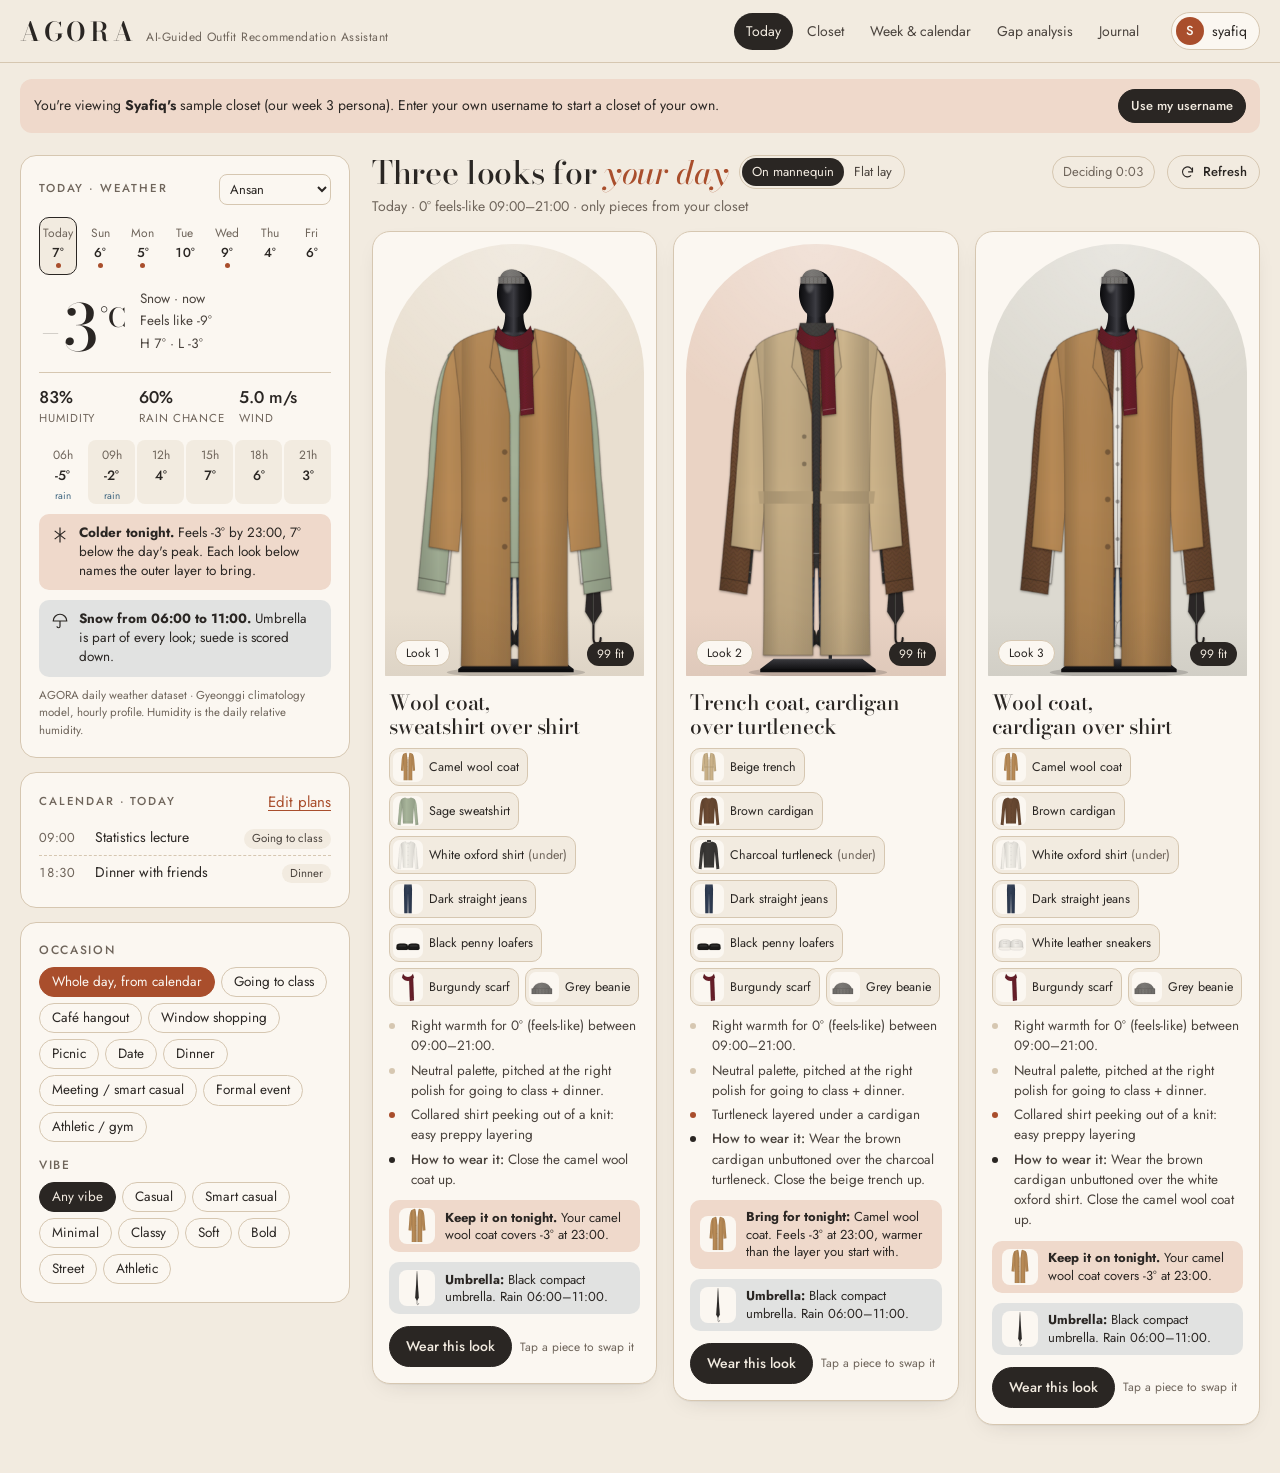
<file: archive/2026-11-15_github_AGORA.html>
<!doctype html><html><head><meta charset=utf8><meta name=viewport content="width=device-width,initial-scale=1,viewport-fit=cover"><style>:root{color-scheme:light;box-sizing:border-box;padding-top:env(safe-area-inset-top,0px);padding-bottom:env(safe-area-inset-bottom,0px)}html{scroll-padding-top:env(safe-area-inset-top,0px)}body{margin:0;padding:0;font:14px -apple-system,BlinkMacSystemFont,sans-serif;background:#fff;color:#000}img{max-width:100%}[hidden]:not([hidden=until-found i]){display:none!important}</style></head><body>
<title>AGORA</title>
<meta name="claude:viewport-fit-sides" content="cover">
<link rel="preconnect" href="https://fonts.googleapis.com">
<link rel="preconnect" href="https://fonts.gstatic.com" crossorigin>
<link rel="stylesheet" href="https://fonts.googleapis.com/css2?family=Bodoni+Moda:ital,opsz,wght@0,6..96,400..700;1,6..96,400..600&family=Jost:wght@300..600&display=swap">
<style>
    /* Layout: lookbook spread — weather + choices on a narrow left rail, three arched "alcoves" holding mannequins on the right. */
    :root{
        --linen:#F2EBE0; --paper:#FBF7F1; --sand:#E2D5C2; --line:#D6C7B1;
        --terracotta:#A94E2C; --clay:#D3896A; --clay-soft:#EFD9CB;
        --charcoal:#2A2623; --muted:#6F655B; --ink-soft:#4A433D;
        --olive:#5F6B45; --rain:#3F6680; --warn:#A35A16;
        --arch1:#E9DFD0; --arch2:#EAD3C4; --arch3:#DCD9D0;
        --shadow:0 1px 0 rgba(42,38,35,.04),0 8px 24px -14px rgba(42,38,35,.25);
        --f-display:"Bodoni Moda","Didot","Bodoni 72",Georgia,serif;
        --f-body:"Jost","Futura","Century Gothic","Avenir Next",system-ui,sans-serif;
        color-scheme:light;
    }
    @media (prefers-color-scheme:dark){:root:not([data-theme="light"]){
        --linen:#1D1A18; --paper:#262220; --sand:#3A3430; --line:#4A423C;
        --terracotta:#E48159; --clay:#C98462; --clay-soft:#43312A;
        --charcoal:#F0E8DD; --muted:#ACA195; --ink-soft:#D2C8BC;
        --olive:#A6B489; --rain:#8DB4D0; --warn:#E3A35F;
        --arch1:#302B27; --arch2:#3A2C26; --arch3:#2C2B29;
        --shadow:0 1px 0 rgba(0,0,0,.2),0 10px 26px -14px rgba(0,0,0,.6);
        color-scheme:dark;
    }}
    :root[data-theme="dark"]{
        --linen:#1D1A18; --paper:#262220; --sand:#3A3430; --line:#4A423C;
        --terracotta:#E48159; --clay:#C98462; --clay-soft:#43312A;
        --charcoal:#F0E8DD; --muted:#ACA195; --ink-soft:#D2C8BC;
        --olive:#A6B489; --rain:#8DB4D0; --warn:#E3A35F;
        --arch1:#302B27; --arch2:#3A2C26; --arch3:#2C2B29;
        --shadow:0 1px 0 rgba(0,0,0,.2),0 10px 26px -14px rgba(0,0,0,.6);
        color-scheme:dark;
    }
    *{box-sizing:border-box}
    body{background:var(--linen);color:var(--charcoal);font-family:var(--f-body);font-size:15px;line-height:1.5;font-weight:400;
        padding-left:max(16px,env(safe-area-inset-left,0px));padding-right:max(16px,env(safe-area-inset-right,0px));padding-block:0 48px}
    body::before{content:"";position:fixed;inset:0 0 auto;height:env(safe-area-inset-top,0px);z-index:10;background:var(--linen)}
    button,input,select{font:inherit;color:inherit}
    button{cursor:pointer}
    :focus-visible{outline:2px solid var(--terracotta);outline-offset:2px}
    h1,h2,h3{font-family:var(--f-display);font-weight:500;text-wrap:balance;margin:0;letter-spacing:-.01em}
    .eyebrow{font-size:11.5px;letter-spacing:.16em;text-transform:uppercase;color:var(--muted);font-weight:500}
    .num{font-variant-numeric:tabular-nums}
    .wrap{max-width:1240px;margin:0 auto}

    /* header */
    header.top{position:sticky;top:env(safe-area-inset-top,0px);z-index:5;background:var(--linen);border-bottom:1px solid var(--line);margin:0 calc(-1*max(16px,env(safe-area-inset-left,0px)));padding:0 max(16px,env(safe-area-inset-right,0px)) 0 max(16px,env(safe-area-inset-left,0px))}
    .topbar{display:flex;align-items:center;gap:20px;min-height:62px;max-width:1240px;margin:0 auto;flex-wrap:wrap}
    .brand{display:flex;align-items:baseline;gap:10px;margin-right:auto}
    .brand b{font-family:var(--f-display);font-size:26px;font-weight:600;letter-spacing:.14em}
    .brand span{font-size:12px;color:var(--muted);letter-spacing:.04em}
    nav.tabs{display:flex;gap:2px;overflow-x:auto;scrollbar-width:none}
    nav.tabs a{padding:8px 12px;border-radius:999px;color:var(--ink-soft);text-decoration:none;font-size:14px;white-space:nowrap}
    nav.tabs a[aria-current="page"]{background:var(--charcoal);color:var(--linen)}
    nav.tabs a:hover:not([aria-current]){background:var(--sand)}
    .userchip{display:flex;align-items:center;gap:8px;border:1px solid var(--line);background:var(--paper);border-radius:999px;padding:4px 12px 4px 4px;font-size:14px}
    .avatar{width:28px;height:28px;border-radius:50%;display:grid;place-items:center;background:var(--terracotta);color:var(--paper);font-weight:500;font-size:13px;text-transform:uppercase}
    @media (max-width:760px){.topbar{gap:8px;padding-block:8px}.brand span{display:none}nav.tabs{order:3;width:100%}}

    .banner{margin:16px auto 0;max-width:1240px;display:flex;gap:12px;align-items:center;flex-wrap:wrap;background:var(--clay-soft);border-radius:12px;padding:10px 14px;font-size:14px}
    .banner button{margin-left:auto}

    /* buttons & chips */
    .btn{border:1px solid var(--charcoal);background:var(--charcoal);color:var(--linen);padding:9px 16px;border-radius:999px;font-size:14px;font-weight:500;display:inline-flex;align-items:center;gap:8px}
    .btn:hover{background:var(--terracotta);border-color:var(--terracotta)}
    .btn.ghost{background:transparent;color:var(--charcoal);border-color:var(--line)}
    .btn.ghost:hover{border-color:var(--charcoal);background:transparent}
    .btn.small{padding:6px 12px;font-size:13px}
    .btn.terra{background:var(--terracotta);border-color:var(--terracotta);color:#FBF7F1}
    .btn:disabled{opacity:.45;cursor:not-allowed}
    .linkbtn{background:none;border:0;padding:0;color:var(--terracotta);text-decoration:underline;text-underline-offset:3px;font-size:inherit}
    .chips{display:flex;flex-wrap:wrap;gap:6px}
    .chip{border:1px solid var(--line);background:var(--paper);border-radius:999px;padding:6px 12px;font-size:13.5px;line-height:1.2}
    .chip:hover{border-color:var(--charcoal)}
    .chip[aria-pressed="true"]{background:var(--charcoal);border-color:var(--charcoal);color:var(--linen)}
    .chip.cal[aria-pressed="true"]{background:var(--terracotta);border-color:var(--terracotta);color:#FBF7F1}

    .card{background:var(--paper);border:1px solid var(--line);border-radius:16px;padding:18px}
    main section[hidden]{display:none}
    main{max-width:1240px;margin:0 auto;padding-top:22px}
    .pagehead{display:flex;align-items:end;gap:16px;flex-wrap:wrap;margin-bottom:18px}
    .pagehead h1{font-size:clamp(28px,4vw,40px);line-height:1.05}
    .pagehead h1 em{color:var(--terracotta)}
    .pagehead p{margin:4px 0 0;color:var(--muted);max-width:62ch}
    .pagehead .actions{margin-left:auto;display:flex;gap:8px;flex-wrap:wrap}

    /* today */
    .today{display:grid;grid-template-columns:330px minmax(0,1fr);gap:22px;align-items:start}
    @media (max-width:980px){.today{grid-template-columns:minmax(0,1fr)}}
    .rail{display:grid;gap:14px;min-width:0}
    .wx-top{display:flex;justify-content:space-between;align-items:center;gap:8px}
    .wx-top select{border:1px solid var(--line);background:transparent;border-radius:8px;padding:4px 6px;font-size:13px}
    .days{display:grid;grid-template-columns:repeat(7,1fr);gap:4px;margin:12px 0 14px}
    .day{border:1px solid transparent;background:transparent;border-radius:10px;padding:6px 0;display:grid;gap:1px;justify-items:center;font-size:12px;color:var(--muted)}
    .day b{font-size:13px;color:var(--charcoal);font-weight:500}
    .day[aria-pressed="true"]{border-color:var(--charcoal);background:var(--linen)}
    .day .dot{width:5px;height:5px;border-radius:50%;background:var(--terracotta)}
    .day .dot.off{background:transparent}
    .wx-main{display:flex;align-items:flex-end;gap:14px}
    .wx-temp{font-family:var(--f-display);font-size:64px;line-height:.9;font-weight:500}
    .wx-temp sup{font-size:26px;vertical-align:top;position:relative;top:6px}
    .wx-meta{display:grid;gap:2px;font-size:13.5px;color:var(--ink-soft);padding-bottom:4px}
    .wx-stats{display:grid;grid-template-columns:repeat(3,1fr);gap:8px;margin-top:14px;border-top:1px solid var(--line);padding-top:12px}
    .wx-stats div{display:grid;gap:0}
    .wx-stats b{font-size:17px;font-weight:500}
    .wx-stats span{font-size:11.5px;color:var(--muted);letter-spacing:.08em;text-transform:uppercase}
    .hours{display:grid;grid-template-columns:repeat(6,1fr);gap:2px;margin-top:12px}
    .hour{display:grid;justify-items:center;gap:2px;font-size:12px;color:var(--muted);padding:6px 0;border-radius:8px}
    .hour b{color:var(--charcoal);font-weight:500;font-size:13.5px}
    .hour.inwin{background:var(--linen)}
    .hour .rd{height:10px;font-size:10px;color:var(--rain)}
    .alert{display:flex;gap:10px;align-items:flex-start;border-radius:10px;padding:10px 12px;font-size:13.5px;margin-top:10px;line-height:1.4}
    .alert svg{flex:none;margin-top:2px}
    .alert.cold{background:var(--clay-soft)}
    .alert.rain{background:color-mix(in srgb,var(--rain) 14%,transparent)}
    .src{font-size:11.5px;color:var(--muted);margin-top:10px}

    .sched li{display:flex;gap:10px;align-items:baseline;padding:6px 0;border-bottom:1px dashed var(--line);font-size:14px}
    .sched li:last-child{border-bottom:0}
    .sched ul{list-style:none;padding:0;margin:8px 0 0}
    .sched time{font-variant-numeric:tabular-nums;color:var(--muted);min-width:46px;font-size:13px}
    .tag{font-size:11.5px;border-radius:999px;padding:1px 8px;background:var(--linen);color:var(--ink-soft);margin-left:auto;white-space:nowrap}
    .picker h3{font-family:var(--f-body);font-size:12px;letter-spacing:.14em;text-transform:uppercase;color:var(--muted);font-weight:500;margin:0 0 8px}
    .picker .chips+h3{margin-top:14px}

    .lookshead{display:flex;align-items:center;gap:12px;flex-wrap:wrap;margin-bottom:14px}
    .lookshead h2{font-size:clamp(24px,3vw,32px);line-height:1.1}
    .lookshead h2 em{color:var(--terracotta)}
    .lookshead .sub{color:var(--muted);font-size:14px;width:100%;margin-top:-6px}
    .timer{font-size:13px;color:var(--muted);border:1px solid var(--line);border-radius:999px;padding:5px 10px;margin-left:auto}
    .looks{display:grid;grid-template-columns:repeat(3,minmax(0,1fr));gap:16px;align-items:start}
    @media (max-width:1180px){.looks{grid-template-columns:repeat(2,minmax(0,1fr))}}
    @media (max-width:620px){.looks{grid-template-columns:minmax(0,1fr)}}
    .look{background:var(--paper);border:1px solid var(--line);border-radius:18px;overflow:hidden;display:flex;flex-direction:column;min-width:0;box-shadow:var(--shadow)}
    .alcove{position:relative;margin:12px 12px 0;border-radius:999px 999px 6px 6px;aspect-ratio:3/5;max-width:100%;overflow:hidden;
        background:radial-gradient(120% 70% at 50% 0%,rgba(255,255,255,.35),transparent 60%),var(--a,var(--arch1))}
    .alcove::after{content:"";position:absolute;inset:auto 0 0;height:16%;background:linear-gradient(transparent,rgba(42,38,35,.06))}
    .alcove svg{position:absolute;inset:5% 4% 0;width:92%;height:95%}
    .look:nth-child(1) .alcove{--a:var(--arch1)}
    .look:nth-child(2) .alcove{--a:var(--arch2)}
    .look:nth-child(3) .alcove{--a:var(--arch3)}
    .flatlay{position:absolute;inset:14% 6% 12%;display:grid;grid-template-columns:1fr 1fr;gap:6px;align-content:center}
    .flatlay img,.flatlay svg{width:100%;aspect-ratio:1;object-fit:contain;background:rgba(255,255,255,.55);border-radius:10px;padding:4px}
    .flatlay figure{margin:0;display:grid;gap:2px;font-size:10.5px;color:var(--muted);text-align:center}
    .viewtog{display:inline-flex;border:1px solid var(--line);border-radius:999px;padding:2px}
    .viewtog button{border:0;background:none;border-radius:999px;padding:4px 10px;font-size:13px;color:var(--ink-soft)}
    .viewtog button[aria-pressed="true"]{background:var(--charcoal);color:var(--linen)}
    .waistinset{position:absolute;right:10px;top:40%;width:64px;display:grid;gap:2px;justify-items:center;background:var(--paper);border:1px solid var(--line);border-radius:10px;padding:4px;z-index:1}
    .waistinset img,.waistinset svg{width:54px;height:54px;object-fit:contain}
    .waistinset i{font-style:normal;font-size:10px;color:var(--muted);text-align:center;line-height:1.1}
    .badge{position:absolute;top:auto;bottom:10px;left:10px;z-index:1;background:var(--paper);border-radius:999px;padding:3px 10px;font-size:12px;border:1px solid var(--line)}
    .fit{position:absolute;bottom:10px;right:10px;z-index:1;background:var(--charcoal);color:var(--linen);border-radius:999px;padding:3px 10px;font-size:12px}
    .lookbody{padding:14px 16px 16px;display:grid;gap:10px}
    .lookbody h3{font-size:21px;line-height:1.15}
    .pieces{display:flex;flex-wrap:wrap;gap:6px;list-style:none;margin:0;padding:0}
    .piece{display:flex;align-items:center;gap:6px;border:1px solid var(--line);border-radius:10px;padding:3px 8px 3px 3px;background:var(--linen);font-size:12.5px;max-width:100%;text-align:left}
    .piece:hover{border-color:var(--charcoal)}
    .piece[aria-expanded="true"]{border-color:var(--terracotta);box-shadow:0 0 0 1px var(--terracotta)}
    .piece .th{width:30px;height:30px;border-radius:7px;background:var(--paper);overflow:hidden;flex:none;display:grid;place-items:center}
    .piece .th img,.piece .th svg{width:100%;height:100%;object-fit:contain}
    .piece span{overflow:hidden;text-overflow:ellipsis;white-space:nowrap}
    .swaptray{border:1px dashed var(--terracotta);border-radius:12px;padding:8px;display:grid;gap:6px}
    .swaptray p{margin:0;font-size:12.5px;color:var(--muted)}
    .swaplist{display:flex;gap:6px;overflow-x:auto;padding-bottom:2px}
    .swapopt{flex:none;width:74px;border:1px solid var(--line);border-radius:10px;background:var(--paper);padding:4px;display:grid;gap:2px;font-size:11px;text-align:center;line-height:1.2}
    .swapopt:hover{border-color:var(--charcoal)}
    .swapopt .th{width:100%;aspect-ratio:1;border-radius:7px;overflow:hidden;background:var(--linen);display:grid;place-items:center}
    .swapopt .th img,.swapopt .th svg{width:100%;height:100%;object-fit:contain}
    .swapopt i{font-style:normal;color:var(--muted)}
    .why{margin:0;font-size:13.5px;color:var(--ink-soft);display:grid;gap:4px;padding:0;list-style:none}
    .why li{display:grid;grid-template-columns:16px 1fr;gap:6px}
    .why li::before{content:"";width:6px;height:6px;border-radius:50%;margin-top:7px;background:var(--line)}
    .why li.t::before{background:var(--terracotta)}
    .why li.s::before{background:var(--charcoal)}
    .extra{display:flex;gap:10px;align-items:center;border-radius:10px;padding:8px 10px;font-size:13px;line-height:1.35}
    .extra.cold{background:var(--clay-soft)}
    .extra.rain{background:color-mix(in srgb,var(--rain) 14%,transparent)}
    .extra .th{width:36px;height:36px;border-radius:8px;background:var(--paper);flex:none;overflow:hidden;display:grid;place-items:center}
    .extra .th img,.extra .th svg{width:100%;height:100%;object-fit:contain}
    .lookfoot{display:flex;gap:8px;align-items:center;flex-wrap:wrap;margin-top:2px}
    .worn{font-size:13px;color:var(--olive);font-weight:500}
    .empty{border:1px dashed var(--line);border-radius:18px;padding:36px 24px;text-align:center;display:grid;gap:10px;justify-items:center;color:var(--ink-soft);grid-column:1/-1}
    .empty h3{font-size:24px}

    /* closet */
    .closetbar{display:flex;gap:10px;flex-wrap:wrap;align-items:center;margin-bottom:16px}
    .closet{display:grid;grid-template-columns:repeat(auto-fill,minmax(150px,1fr));gap:12px}
    .item{background:var(--paper);border:1px solid var(--line);border-radius:14px;overflow:hidden;display:flex;flex-direction:column;min-width:0}
    .item .ph{aspect-ratio:1;background:var(--linen);display:grid;place-items:center;overflow:hidden;position:relative}
    .item .ph img{width:100%;height:100%;object-fit:contain}
    .item .ph .fem{position:absolute;bottom:6px;left:6px;font-size:10.5px;background:var(--paper);border-radius:999px;padding:1px 7px;color:var(--muted)}
    .item .ph svg{width:84%;height:84%}
    .item .ph .samp{position:absolute;top:6px;left:6px;font-size:10.5px;background:var(--paper);border-radius:999px;padding:1px 7px;color:var(--muted)}
    .item .meta{padding:8px 10px 10px;display:grid;gap:2px;font-size:13px}
    .item .meta b{font-weight:500;overflow:hidden;text-overflow:ellipsis;white-space:nowrap}
    .item .meta span{color:var(--muted);font-size:12px;display:flex;gap:6px;align-items:center}
    .sw{width:10px;height:10px;border-radius:50%;border:1px solid rgba(0,0,0,.15);flex:none;display:inline-block}
    .item .acts{display:flex;gap:4px;padding:0 8px 8px}
    .item .acts button{flex:1;border:1px solid var(--line);background:transparent;border-radius:8px;font-size:12px;padding:4px}
    .item .acts button:hover{border-color:var(--charcoal)}
    .catsec{margin-bottom:24px}
    .catsec h2{font-size:22px;margin-bottom:10px;display:flex;align-items:baseline;gap:8px}
    .catsec h2 small{font-family:var(--f-body);font-size:13px;color:var(--muted);font-weight:400}

    /* week */
    .week{display:grid;grid-template-columns:repeat(auto-fill,minmax(250px,1fr));gap:12px}
    .wday{background:var(--paper);border:1px solid var(--line);border-radius:16px;padding:14px;display:grid;gap:10px;align-content:start;min-width:0}
    .wday header{display:flex;justify-content:space-between;align-items:baseline;gap:8px}
    .wday h3{font-size:20px}
    .wday .wxl{font-size:13px;color:var(--ink-soft)}
    .wday .mini{display:grid;grid-template-columns:86px 1fr;gap:10px;align-items:center}
    .wday .mini .alc{border-radius:999px 999px 6px 6px;aspect-ratio:3/5;background:var(--arch1);position:relative;overflow:hidden}
    .wday .mini svg{position:absolute;inset:5% 2% 0;width:96%;height:95%}
    .wday ul{list-style:none;margin:0;padding:0;display:grid;gap:4px;font-size:13px}
    .wday li{display:flex;gap:8px;align-items:baseline}
    .wday li time{color:var(--muted);font-variant-numeric:tabular-nums}
    .wday li button{margin-left:auto;border:0;background:none;color:var(--muted);font-size:16px;line-height:1;padding:0 2px}
    .form-row{display:flex;gap:8px;flex-wrap:wrap;align-items:end}
    .field{display:grid;gap:4px;font-size:12.5px;color:var(--muted);min-width:0}
    .field input,.field select,.field textarea{border:1px solid var(--line);background:var(--paper);border-radius:10px;padding:8px 10px;font-size:14px;color:var(--charcoal);min-width:0;width:100%}
    .field input[type=color]{padding:2px;height:38px;width:52px}

    /* gaps */
    .gaps{display:grid;grid-template-columns:minmax(0,1.4fr) minmax(0,1fr);gap:20px;align-items:start}
    @media (max-width:900px){.gaps{grid-template-columns:minmax(0,1fr)}}
    .staple{display:grid;grid-template-columns:64px minmax(0,1fr) auto;gap:14px;align-items:center;padding:12px 0;border-bottom:1px solid var(--line)}
    .staple:last-child{border-bottom:0}
    .staple .th{width:64px;height:64px;border-radius:12px;background:var(--linen);display:grid;place-items:center;overflow:hidden}
    .staple .th svg{width:86%;height:86%}
    .staple h3{font-family:var(--f-body);font-size:15.5px;font-weight:500}
    .staple p{margin:2px 0 0;font-size:13px;color:var(--muted)}
    .staple .big{font-family:var(--f-display);font-size:34px;line-height:1;color:var(--terracotta);text-align:right}
    .staple .big small{display:block;font-family:var(--f-body);font-size:11px;letter-spacing:.1em;text-transform:uppercase;color:var(--muted)}
    .cover{width:100%;border-collapse:collapse;font-size:13.5px}
    .cover td,.cover th{padding:7px 4px;border-bottom:1px solid var(--line);text-align:left}
    .cover th{font-weight:500;color:var(--muted);font-size:12px;letter-spacing:.06em;text-transform:uppercase}
    .cover td.n{text-align:right;font-variant-numeric:tabular-nums}
    .pill{font-size:11.5px;border-radius:999px;padding:1px 8px;white-space:nowrap}
    .pill.ok{background:color-mix(in srgb,var(--olive) 18%,transparent);color:var(--olive)}
    .pill.thin{background:color-mix(in srgb,var(--warn) 18%,transparent);color:var(--warn)}
    .pill.none{background:var(--clay-soft);color:var(--terracotta)}
    .trendlist{margin:8px 0 0;padding-left:18px;font-size:13.5px;color:var(--ink-soft);display:grid;gap:4px}
    .note{font-size:13px;color:var(--muted);margin-top:12px;line-height:1.5}

    /* journal */
    .tiles{display:grid;grid-template-columns:repeat(auto-fit,minmax(160px,1fr));gap:12px;margin-bottom:18px}
    .tile{background:var(--paper);border:1px solid var(--line);border-radius:14px;padding:14px}
    .tile b{font-family:var(--f-display);font-size:34px;font-weight:500;display:block;line-height:1.05}
    .tile span{font-size:12px;letter-spacing:.1em;text-transform:uppercase;color:var(--muted)}
    .jlist{display:grid;gap:10px}
    .jrow{background:var(--paper);border:1px solid var(--line);border-radius:14px;padding:12px 14px;display:grid;grid-template-columns:auto minmax(0,1fr) auto;gap:14px;align-items:center}
    @media (max-width:640px){.jrow{grid-template-columns:minmax(0,1fr)}}
    .jrow .dots{display:flex;gap:4px}
    .jrow .dots .th{width:34px;height:34px;border-radius:8px;background:var(--linen);overflow:hidden;display:grid;place-items:center}
    .jrow .dots .th img,.jrow .dots .th svg{width:100%;height:100%;object-fit:contain}
    .jrow p{margin:0;font-size:13.5px}
    .jrow small{color:var(--muted);font-size:12.5px}
    .fb{display:flex;gap:6px}
    .fb button[aria-pressed="true"].right{background:var(--olive);border-color:var(--olive);color:#fff}
    .fb button[aria-pressed="true"].regret{background:var(--terracotta);border-color:var(--terracotta);color:#fff}

    /* overlays */
    .scrim{position:fixed;inset:0;background:rgba(29,26,24,.45);z-index:20;display:grid;place-items:center;padding:max(16px,env(safe-area-inset-top,0px)) max(16px,env(safe-area-inset-right,0px)) max(16px,env(safe-area-inset-bottom,0px)) max(16px,env(safe-area-inset-left,0px))}
    .sheet{background:var(--paper);border-radius:20px;width:min(560px,100%);max-height:100%;overflow:auto;padding:22px;display:grid;gap:14px;box-shadow:0 30px 60px -20px rgba(0,0,0,.4)}
    .sheet h2{font-size:28px}
    .sheet .row2{display:grid;grid-template-columns:1fr 1fr;gap:10px}
    @media (max-width:480px){.sheet .row2{grid-template-columns:1fr}}
    .profiles{display:grid;grid-template-columns:repeat(auto-fill,minmax(120px,1fr));gap:10px}
    .prof{border:1px solid var(--line);background:var(--linen);border-radius:14px;padding:14px 10px;display:grid;gap:6px;justify-items:center;font-size:14px}
    .prof:hover{border-color:var(--charcoal)}
    .prof .avatar{width:42px;height:42px;font-size:17px}
    .prof small{color:var(--muted);font-size:12px}
    .drop{border:1.5px dashed var(--line);border-radius:14px;padding:18px;display:grid;gap:8px;justify-items:center;text-align:center;color:var(--muted);font-size:13.5px;background:var(--linen)}
    .drop.has{grid-template-columns:120px 1fr;justify-items:start;text-align:left;align-items:center}
    .drop img{width:120px;height:120px;object-fit:cover;border-radius:10px;background:var(--paper)}
    .aiout{font-size:12.5px;color:var(--muted)}
    .drop.drag{border-color:var(--terracotta);background:var(--clay-soft)}
    .batch{display:grid;gap:8px}
    .brow{display:grid;grid-template-columns:72px minmax(0,1fr) auto;gap:10px;align-items:center;border:1px solid var(--line);border-radius:12px;padding:8px;background:var(--linen)}
    .brow img{width:72px;height:72px;object-fit:cover;border-radius:8px;background:var(--paper)}
    .brow label.kb{display:flex;gap:5px;align-items:center;font-size:12px;color:var(--muted)}
    .brow .bf{display:grid;grid-template-columns:minmax(0,1fr) minmax(0,1fr);gap:6px}
    .brow .bf .wide{grid-column:1/-1}
    .brow select,.brow input:not([type=color]):not([type=checkbox]){border:1px solid var(--line);background:var(--paper);border-radius:8px;padding:6px 8px;font-size:13.5px;min-width:0;width:100%}
    .brow .cl{display:flex;gap:6px;align-items:center;font-size:12.5px;color:var(--muted);min-width:0}
    .brow input[type=color]{width:34px;height:30px;padding:1px;border:1px solid var(--line);border-radius:6px;background:var(--paper);flex:none}
    .brow .x{border:0;background:none;font-size:20px;color:var(--muted);padding:0 4px;align-self:start}
    .brow .x:hover{color:var(--terracotta)}
    .brow .st{font-size:11.5px;color:var(--muted)}
    @media (max-width:480px){.brow .bf{grid-template-columns:1fr}}
    .toast{position:fixed;left:50%;bottom:calc(20px + env(safe-area-inset-bottom,0px));transform:translateX(-50%);background:var(--charcoal);color:var(--linen);padding:10px 16px;border-radius:999px;font-size:14px;z-index:30;max-width:calc(100% - 32px)}
    [hidden]{display:none!important}
    .vh{position:absolute;width:1px;height:1px;overflow:hidden;clip:rect(0 0 0 0)}
    @media (prefers-reduced-motion:no-preference){.look{animation:rise .5s ease both}.look:nth-child(2){animation-delay:.06s}.look:nth-child(3){animation-delay:.12s}@keyframes rise{from{transform:translateY(8px)}to{transform:none}}}
</style>

<header class="top">
    <div class="topbar">
        <div class="brand"><b>AGORA</b><span>AI-Guided Outfit Recommendation Assistant</span></div>
        <nav class="tabs" aria-label="Sections">
            <a href="#today" data-v="today">Today</a>
            <a href="#closet" data-v="closet">Closet</a>
            <a href="#week" data-v="week">Week &amp; calendar</a>
            <a href="#gaps" data-v="gaps">Gap analysis</a>
            <a href="#journal" data-v="journal">Journal</a>
        </nav>
        <button class="userchip" id="userchip" aria-label="Switch account"><span class="avatar" id="uav">S</span><span id="uname">syafiq</span></button>
    </div>
</header>
<div id="bannerslot"></div>

<main>
    <section id="v-today">
        <div class="today">
            <div class="rail">
                <div class="card" id="wxcard"></div>
                <div class="card sched" id="schedcard"></div>
                <div class="card picker" id="pickcard"></div>
            </div>
            <div>
                <div class="lookshead" id="lookshead"></div>
                <div class="looks" id="looks"></div>
            </div>
        </div>
    </section>

    <section id="v-closet" hidden>
        <div class="pagehead">
            <div><div class="eyebrow">Your closet</div><h1 id="closettitle">Everything you own, saved</h1><p>Photograph each piece flat, on a plain background. AGORA reads its colour and keeps it under your username on this device.</p></div>
            <div class="actions"><button class="btn terra" id="addbtn">+ Add clothing</button></div>
        </div>
        <div class="closetbar chips" id="closetfilter"></div>
        <div id="closetgrid"></div>
    </section>

    <section id="v-week" hidden>
        <div class="pagehead">
            <div><div class="eyebrow">Weather &amp; calendar sync</div><h1>Your week, <em>dressed</em></h1><p>Add plans or import a calendar file (.ics). Each day's top look is pulled only from your closet, for that day's forecast and schedule.</p></div>
            <div class="actions"><label class="btn ghost" for="icsfile">Import .ics</label><input type="file" id="icsfile" accept=".ics,text/calendar" class="vh"></div>
        </div>
        <form class="card form-row" id="evform" style="margin-bottom:16px">
            <label class="field" style="flex:2 1 180px">What
                <input id="evtitle" placeholder="e.g. Statistics lecture" required maxlength="60"></label>
            <label class="field" style="flex:1 1 130px">Day<select id="evday"></select></label>
            <label class="field" style="flex:0 1 100px">From<input id="evstart" type="time" value="09:00" required></label>
            <label class="field" style="flex:0 1 100px">Until<input id="evend" type="time" value="11:00" required></label>
            <label class="field" style="flex:1 1 150px">Occasion<select id="evocc"></select></label>
            <button class="btn" type="submit">Add plan</button>
        </form>
        <div class="week" id="weekgrid"></div>
    </section>

    <section id="v-gaps" hidden>
        <div class="pagehead">
            <div><div class="eyebrow">Gap analysis</div><h1 id="gapstitle">What's missing</h1><p id="gapssub"></p></div>
        </div>
        <div class="gaps">
            <div class="card"><h2 style="font-size:24px">Staples that unlock the most looks</h2><div id="staples"></div></div>
            <div style="display:grid;gap:16px">
                <div class="card"><h2 style="font-size:22px">Coverage for <span id="covday">today</span></h2><div style="overflow-x:auto"><table class="cover" id="covtable"></table></div></div>
                <div class="card"><h2 style="font-size:22px">Trend rules in use · FW26</h2>
                    <ul class="trendlist">
                        <li>Tonal beige, brown and grey layering (elegant minimalism, replacing stark black-and-white)</li>
                        <li>Layered lengths for big day-to-night temperature swings: knit or shirt under a longer coat</li>
                        <li>Relaxed, wide trousers and midi skirts rather than skinny fits</li>
                        <li>Loafers with denim or wide trousers; tall boots with skirts</li>
                        <li>Blazers dressed down with denim or clean sneakers</li>
                        <li>Brown as the new neutral, paired with navy or cream</li>
                    </ul>
                    <p class="note">Marked as dated and scored down: tone-matched double denim, formal shoes with joggers, performance runners with tailoring, more than two loud colours, two clashing patterns.</p>
                </div>
            </div>
        </div>
    </section>

    <section id="v-journal" hidden>
        <div class="pagehead">
            <div><div class="eyebrow">Journal</div><h1>What you wore, <em>and how it felt</em></h1><p>Every "Wear this look" is logged with how long you took to decide. Rate it in the evening; AGORA leans toward pieces that felt right.</p></div>
            <div class="actions"><button class="btn ghost" id="exportcsv">Export CSV</button></div>
        </div>
        <div class="tiles" id="jtiles"></div>
        <div class="jlist" id="jlist"></div>
    </section>
</main>

<div id="overlay"></div>
<div id="toastslot"></div>

<script>
    "use strict";
    /* ---------- utilities ---------- */
    const $=(s,r=document)=>r.querySelector(s);
    const $$=(s,r=document)=>[...r.querySelectorAll(s)];
    const esc=s=>String(s??"").replace(/[&<>"']/g,c=>({"&":"&amp;","<":"&lt;",">":"&gt;",'"':"&quot;","'":"&#39;"}[c]));
    const clamp=(v,a,b)=>Math.max(a,Math.min(b,v));
    function hash(str){let h=2166136261;for(let i=0;i<str.length;i++){h^=str.charCodeAt(i);h=Math.imul(h,16777619)}return h>>>0}
    function rng(seed){let s=seed>>>0;return()=>{s=(s+0x6D2B79F5)>>>0;let t=s;t=Math.imul(t^(t>>>15),t|1);t^=t+Math.imul(t^(t>>>7),t|61);return((t^(t>>>14))>>>0)/4294967296}}
    const pad=n=>String(n).padStart(2,"0");
    function isoDate(d){return d.getFullYear()+"-"+pad(d.getMonth()+1)+"-"+pad(d.getDate())}
    function parseISO(s){const[y,m,d]=s.split("-").map(Number);return new Date(y,m-1,d)}
    function addDays(iso,n){const d=parseISO(iso);d.setDate(d.getDate()+n);return isoDate(d)}
    const todayISO=()=>isoDate(new Date());
    const uid=()=>Math.random().toString(36).slice(2,10);
    const DOW=["Sun","Mon","Tue","Wed","Thu","Fri","Sat"];
    const MON=["Jan","Feb","Mar","Apr","May","Jun","Jul","Aug","Sep","Oct","Nov","Dec"];
    function dayLabel(iso){const t=todayISO();if(iso===t)return"Today";if(iso===addDays(t,1))return"Tomorrow";const d=parseISO(iso);return DOW[d.getDay()]+" "+d.getDate()+" "+MON[d.getMonth()]}
    function hm(h){const H=Math.floor(h),M=Math.round((h-H)*60);return pad(H)+":"+pad(M)}
    function toH(t){const[a,b]=t.split(":").map(Number);return a+(b||0)/60}
    function toast(msg){const el=document.createElement("div");el.className="toast";el.textContent=msg;$("#toastslot").replaceChildren(el);setTimeout(()=>el.remove(),2800)}

    /* ---------- colour ---------- */
    function hexRgb(h){h=h.replace("#","");if(h.length===3)h=h.split("").map(c=>c+c).join("");const n=parseInt(h,16);return[(n>>16)&255,(n>>8)&255,n&255]}
    function rgbHex(r,g,b){return"#"+[r,g,b].map(v=>clamp(Math.round(v),0,255).toString(16).padStart(2,"0")).join("")}
    function hsl(hex){let[r,g,b]=hexRgb(hex).map(v=>v/255);const mx=Math.max(r,g,b),mn=Math.min(r,g,b);let h=0,s=0;const l=(mx+mn)/2;if(mx!==mn){const d=mx-mn;s=l>.5?d/(2-mx-mn):d/(mx+mn);h=mx===r?(g-b)/d+(g<b?6:0):mx===g?(b-r)/d+2:(r-g)/d+4;h*=60}return{h,s,l}}
    function mix(hex,with_,t){const a=hexRgb(hex),b=hexRgb(with_);return rgbHex(a[0]+(b[0]-a[0])*t,a[1]+(b[1]-a[1])*t,a[2]+(b[2]-a[2])*t)}
    function cdist(a,b){const x=hexRgb(a),y=hexRgb(b);return Math.hypot(x[0]-y[0],x[1]-y[1],x[2]-y[2])}
    const NAMED=[["Black","#1d1c1b"],["Charcoal","#3b3a39"],["Grey","#8d8b88"],["Light grey","#c9c7c3"],["White","#f7f5f0"],["Ivory","#efe8d8"],["Cream","#e9dcc3"],["Beige","#d6c3a3"],["Camel","#b98b56"],["Brown","#6e4b33"],["Chocolate","#4a3226"],["Navy","#1f2a44"],["Denim blue","#4a6585"],["Light blue","#a9c2dc"],["Sky blue","#79a7d3"],["Olive","#6b6b3e"],["Khaki","#a39c73"],["Sage","#a7b49a"],["Forest green","#2f4a37"],["Burgundy","#6b1f2a"],["Red","#b8312f"],["Terracotta","#b5583a"],["Rust","#9c4a26"],["Orange","#e07a2d"],["Mustard","#c9a23a"],["Yellow","#e8cf5a"],["Pink","#e6a9b5"],["Blush","#e9c8c0"],["Lavender","#b7a7d1"],["Purple","#5d3f7a"],["Teal","#2f6f73"]];
    function colorName(hex){let best=NAMED[0],bd=1e9;for(const n of NAMED){const d=cdist(hex,n[1]);if(d<bd){bd=d;best=n}}return best[0]}
    function isNeutral(hex){const{h,s,l}=hsl(hex);if(s<.16||l<.13||l>.93)return true;if(h>=15&&h<=50&&s<.6)return true;if(h>=195&&h<=235&&l<.45)return true;if(h>=55&&h<=100&&s<.4&&l<.5)return true;return false}
    function isWarmNeutral(hex){const{h,s,l}=hsl(hex);return(h>=15&&h<=50&&s>=.12&&s<.65)||(s<.12&&l>.75)}

    /* ---------- weather dataset (Gyeonggi climatology, deterministic per date) ---------- */
    const CITIES={ansan:{name:"Ansan",off:.3},suwon:{name:"Suwon",off:0},seoul:{name:"Seoul",off:.4},icheon:{name:"Icheon",off:-.6},paju:{name:"Paju",off:-1.2},yangpyeong:{name:"Yangpyeong",off:-1},dongducheon:{name:"Dongducheon",off:-1}};
    const CLIM=[[2,-7,62,.18],[5,-4.5,60,.18],[11,.5,60,.24],[18,6.5,60,.27],[23.5,12,65,.3],[27.5,17.5,72,.35],[29.5,22,80,.52],[30.5,22.5,78,.45],[26.5,16.5,73,.3],[20.5,8.5,68,.2],[12,1.5,66,.24],[4.5,-4.5,64,.2]];
    function clim(date){const m=date.getMonth(),dim=new Date(date.getFullYear(),m+1,0).getDate(),f=(date.getDate()-.5)/dim-.5,m2=f<0?(m+11)%12:(m+1)%12,w=Math.abs(f);return CLIM[m].map((v,i)=>v*(1-w)+CLIM[m2][i]*w)}
    function anomaly(date){const day=Math.floor(date.getTime()/864e5);let a=0;for(let k=0;k<3;k++){const r=rng(hash("gg"+k));const per=3+r()*6,ph=r()*6.28,amp=1+r()*1.5;a+=amp*Math.sin(day*2*Math.PI/per+ph)}return a}
    function windChill(t,ms){const v=ms*3.6;if(t>10||v<4.8)return t;const p=Math.pow(v,.16);return 13.12+.6215*t-11.37*p+.3965*t*p}
    const WXCACHE={};
    function dayWeather(iso,cityKey){
        const key=iso+cityKey;if(WXCACHE[key])return WXCACHE[key];
        const date=parseISO(iso),c=CITIES[cityKey]||CITIES.suwon,[tx,tn,hu,rp]=clim(date),r=rng(hash(iso+"w"));
        const range=(tx-tn)*(.85+r()*.3);let tmax=tx+anomaly(date)+c.off;
        const rainP0=clamp(rp+(r()-.5)*.45,.03,.9);const rains=r()<rainP0;if(rains)tmax-=1.5;const tmin=tmax-range;
        const rs=rains?Math.floor(6+r()*13):-1,rd=rains?2+Math.floor(r()*7):0;
        const hum=clamp(hu+(rains?12:0)+(r()-.5)*12,25,98),wind=1.5+r()*3.5+([0,1,2,11].includes(date.getMonth())?1.5:0);
        const clouds=rains?"Rain":["Clear","Clear","Partly cloudy","Partly cloudy","Cloudy"][Math.floor(r()*5)];
        const hourly=[];
        for(let h=0;h<24;h++){
            let p;if(h>=6&&h<=15)p=(1-Math.cos(Math.PI*(h-6)/9))/2;else if(h>15)p=(1+Math.cos(Math.PI*(h-15)/15))/2;else p=(1+Math.cos(Math.PI*(h+9)/15))/2;
            const wet=rains&&h>=rs&&h<rs+rd;let t=tmin+(tmax-tmin)*p-(wet?1.5:0);
            const hh=clamp(hum+(1-p)*9-p*9+(wet?8:0),20,100);
            hourly.push({h,t,hum:hh,wet,feels:windChill(t,wind)});
        }
        const snow=rains&&hourly.filter(x=>x.wet).some(x=>x.t<1);
        const w={iso,city:c.name,tmin,tmax,hum,wind,rains,rainP:rains?Math.max(rainP0,.6):Math.min(rainP0,.3),rainStart:rs,rainEnd:rs+rd,cond:snow?"Snow":clouds,hourly};
        WXCACHE[key]=w;return w;
    }

    /* ---------- garment catalogue ---------- */
    const TYPES={
        tee:{cat:"top",label:"T-shirt",w:1,f:1,tags:["casual","street"]},
        longsleeve:{cat:"top",label:"Long-sleeve tee",w:2,f:1.5,tags:["casual","minimal"]},
        shirt:{cat:"top",label:"Shirt",w:2,f:3,tags:["smart","classy","minimal"]},
        blouse:{cat:"top",label:"Blouse",w:1.5,f:3,tags:["soft","classy"]},
        knit:{cat:"top",label:"Knit sweater",w:3.5,f:2.6,tags:["soft","minimal","classy","casual"]},
        turtleneck:{cat:"top",label:"Turtleneck",w:3.5,f:3,tags:["classy","minimal","smart"]},
        cardigan:{cat:"top",label:"Cardigan",w:3,f:2.5,tags:["soft","casual"]},
        sweatshirt:{cat:"top",label:"Sweatshirt",w:3,f:1,tags:["casual","street","sporty"]},
        hoodie:{cat:"top",label:"Hoodie",w:3.2,f:.8,tags:["street","casual","sporty"]},
        sporttop:{cat:"top",label:"Training top",w:1.2,f:.3,tags:["sporty"]},
        jeans:{cat:"bottom",label:"Jeans",w:2,f:2,tags:["casual","street","minimal"]},
        flarejeans:{cat:"bottom",label:"Flare jeans",w:2,f:2,tags:["casual","bold","soft","street"]},
        trousers:{cat:"bottom",label:"Wide trousers",w:2,f:3.2,tags:["classy","minimal","smart","soft"]},
        slacks:{cat:"bottom",label:"Tailored slacks",w:2,f:4,tags:["classy","smart"]},
        cargo:{cat:"bottom",label:"Cargo pants",w:2.2,f:1,tags:["street","casual"]},
        joggers:{cat:"bottom",label:"Joggers",w:2,f:.5,tags:["sporty","street"]},
        shorts:{cat:"bottom",label:"Shorts",w:.5,f:1,tags:["casual","sporty"]},
        miniskirt:{cat:"bottom",label:"Mini skirt",w:.8,f:2,tags:["bold","soft"]},
        midiskirt:{cat:"bottom",label:"Midi skirt",w:1.4,f:3,tags:["soft","classy","minimal"]},
        dress:{cat:"dress",label:"Dress",w:2,f:3.2,tags:["soft","classy"]},
        blazer:{cat:"outer",label:"Blazer",w:2,f:4,tags:["smart","classy","minimal"]},
        jacket:{cat:"outer",label:"Jacket",w:2,f:1.8,tags:["casual","street"]},
        trench:{cat:"outer",label:"Trench coat",w:2.5,f:3.5,tags:["classy","minimal","smart"]},
        coat:{cat:"outer",label:"Wool coat",w:4,f:3.8,tags:["classy","minimal","smart"]},
        padding:{cat:"outer",label:"Short padding",w:4.5,f:1,tags:["street","casual","sporty"]},
        longpadding:{cat:"outer",label:"Long padding",w:5.5,f:1,tags:["casual","street"]},
        windbreaker:{cat:"outer",label:"Windbreaker",w:1.2,f:.5,tags:["sporty","street"]},
        sneakers:{cat:"shoes",label:"Sneakers",w:0,f:1.8,tags:["casual","street","minimal"]},
        runners:{cat:"shoes",label:"Running shoes",w:0,f:.3,tags:["sporty"]},
        loafers:{cat:"shoes",label:"Loafers",w:0,f:3.6,tags:["classy","smart","minimal"]},
        boots:{cat:"shoes",label:"Boots",w:.5,f:3,tags:["classy","street","bold"]},
        heels:{cat:"shoes",label:"Heels",w:0,f:4.4,tags:["classy","bold"]},
        derbies:{cat:"shoes",label:"Derby shoes",w:0,f:4.2,tags:["classy","smart"]},
        scarf:{cat:"acc",label:"Scarf",w:.8,f:2.5,tags:["classy","soft"]},
        beanie:{cat:"acc",label:"Beanie",w:.6,f:1,tags:["street","casual"]},
        cap:{cat:"acc",label:"Cap",w:0,f:.5,tags:["sporty","street"]},
        bag:{cat:"acc",label:"Bag",w:0,f:2.5,tags:["classy","casual"]},
        umbrella:{cat:"acc",label:"Umbrella",w:0,f:2,tags:[]},
    };
    const CATS=[["top","Tops"],["bottom","Bottoms"],["dress","Dresses"],["outer","Outerwear"],["shoes","Shoes"],["acc","Accessories"]];
    const STYLE_TAGS=["casual","smart","minimal","classy","soft","bold","street","sporty"];
    const PATTERNS=["solid","stripe","check","print","denim","knit","quilt"];
    const T=it=>TYPES[it.type]||TYPES.tee;
    const pW=it=>it?(it.w??T(it).w):0;
    const FEM=["midiskirt","miniskirt","dress","heels","blouse"];
    const LAYER={knit:["shirt","blouse","turtleneck","longsleeve"],sweatshirt:["shirt","longsleeve","turtleneck"],cardigan:["tee","shirt","longsleeve","turtleneck","blouse"],tee:["longsleeve","turtleneck"],shirt:["tee","turtleneck"],hoodie:["longsleeve","shirt"],dress:["tee","longsleeve","turtleneck","shirt","blouse"]};
    const DRESS_BOTTOMS=["flarejeans","jeans","trousers"];
    function wearable(items){return S.user&&S.user.gender==="male"?items.filter(i=>!FEM.includes(i.type)):items}
    const pF=it=>it?(it.f??T(it).f):0;
    const pTags=it=>it?(it.tags&&it.tags.length?it.tags:T(it).tags):[];

    /* ---------- occasions & vibes ---------- */
    const OCCASIONS=[
        {k:"class",label:"Going to class",f:[.8,2.5],pref:["sneakers","jeans","knit","sweatshirt","hoodie","cargo","longsleeve","jacket","padding","cardigan"],tags:["casual","minimal","street"],kw:["class","lecture","lab","seminar","study","exam","강의","수업","tutorial"]},
        {k:"cafe",label:"Café hangout",f:[1,2.9],pref:["knit","cardigan","sneakers","trousers","jacket","midiskirt","blouse","longsleeve"],tags:["casual","soft","minimal"],kw:["cafe","café","coffee","카페","brunch"]},
        {k:"shopping",label:"Window shopping",f:[1,2.7],pref:["sneakers","jeans","cargo","jacket","tee","sweatshirt","trench","bag"],tags:["casual","street","minimal"],kw:["shopping","mall","market","store","쇼핑"]},
        {k:"picnic",label:"Picnic",f:[.8,2.2],pref:["sneakers","tee","cardigan","shorts","longsleeve","jeans","midiskirt","windbreaker","dress"],tags:["casual","soft"],kw:["picnic","park","hangang","한강","hike","outdoor","소풍"]},
        {k:"date",label:"Date",f:[2,3.8],pref:["knit","blouse","midiskirt","dress","loafers","boots","coat","trousers","turtleneck"],tags:["soft","classy","bold"],kw:["date","movie","데이트","concert"]},
        {k:"dinner",label:"Dinner",f:[2.4,4.2],pref:["shirt","turtleneck","slacks","trousers","loafers","coat","blazer","boots"],tags:["classy","smart","minimal"],kw:["dinner","restaurant","drinks","저녁","회식","bar"]},
        {k:"smart",label:"Meeting / smart casual",f:[2.8,4],pref:["shirt","blazer","slacks","trousers","loafers","derbies","knit","turtleneck","trench"],tags:["smart","classy","minimal"],kw:["meeting","presentation","office","work","intern","미팅","발표","team"]},
        {k:"formal",label:"Formal event",f:[3.8,5],pref:["shirt","blazer","slacks","derbies","heels","coat","dress"],tags:["classy","smart"],kw:["interview","wedding","ceremony","formal","gala","면접","결혼","graduation"]},
        {k:"athletic",label:"Athletic / gym",f:[0,1.2],pref:["sporttop","joggers","shorts","runners","windbreaker","sweatshirt","cap"],tags:["sporty"],kw:["gym","run","workout","yoga","sport","football","badminton","운동","헬스","swim","jog"]},
    ];
    const OCC=Object.fromEntries(OCCASIONS.map(o=>[o.k,o]));
    const VIBES=[["any","Any vibe"],["casual","Casual"],["smart","Smart casual"],["minimal","Minimal"],["classy","Classy"],["soft","Soft"],["bold","Bold"],["street","Street"],["sporty","Athletic"]];
    function guessOcc(title){const t=title.toLowerCase();for(const o of OCCASIONS)if(o.kw.some(k=>t.includes(k)))return o.k;return"cafe"}

    /* ---------- drawing: mannequin + garments (viewBox 0 0 240 470) ---------- */
    const mir=d=>d.replace(/(-?\d+(?:\.\d+)?),(-?\d+(?:\.\d+)?)/g,(m,x,y)=>(240-parseFloat(x))+","+y);
    const both=d=>[d,mir(d)];
    const G={
        leg:"M88,238 L119,238 L118,330 L115,426 L101,426 L97,330 Z",
        torso:"M104,76 C96,78 84,81 79,89 L84,128 C88,160 92,186 94,206 C90,220 87,232 87,244 L153,244 C153,232 150,220 146,206 C148,186 152,160 156,128 L161,89 C156,81 144,78 136,76 Z",
        arm:"M80,90 C72,100 70,130 68,168 L63,246 L73,248 L80,170 C84,140 86,118 89,104 Z",
        neck:"M113,54 L127,54 L128,80 L112,80 Z",
        topBody:"M102,75 C93,78 82,81 76,89 L82,128 C86,160 88,196 89,236 L151,236 C152,196 154,160 158,128 L164,89 C158,81 147,78 138,75 C133,84 107,84 102,75 Z",
        bodice:"M102,75 C93,78 82,81 76,89 L82,128 C86,160 89,186 92,206 L148,206 C151,186 154,160 158,128 L164,89 C158,81 147,78 138,75 C133,84 107,84 102,75 Z",
        sleeveLong:"M78,88 C68,99 65,130 63,168 L56,244 L74,247 L81,170 C84,142 86,120 90,105 Z",
        sleeveShort:"M78,88 C70,97 67,112 65,130 L86,134 L90,105 Z",
        sleeveOuter:"M73,87 C62,98 59,130 57,168 L51,248 L75,252 L82,170 C85,142 87,120 91,104 Z",
        sleevePuff:"M71,86 C58,98 55,130 53,168 L47,250 L77,254 L84,170 C87,142 89,120 92,104 Z",
        hood:"M98,82 C90,58 102,36 120,36 C138,36 150,58 142,82 Z",
        turtle:"M110,52 L130,52 L133,80 L107,80 Z",
    };
    const BOTTOM={
        jeans:"M91,200 L149,200 L152,240 L149,426 L123,426 L120,262 L117,426 L91,426 L88,240 Z",
        trousers:"M91,200 L149,200 L153,240 L160,428 L123,428 L120,262 L117,428 L80,428 L87,240 Z",
        slacks:"M92,200 L148,200 L151,240 L146,426 L123,426 L120,262 L117,426 L94,426 L89,240 Z",
        cargo:"M90,200 L150,200 L154,240 L154,426 L123,426 L120,262 L117,426 L86,426 L86,240 Z",
        joggers:"M90,200 L150,200 L154,240 L144,414 L124,414 L120,262 L116,414 L96,414 L86,240 Z",
        shorts:"M91,200 L149,200 L154,240 L157,292 L123,292 L120,256 L117,292 L83,292 L86,240 Z",
        miniskirt:"M93,200 L147,200 L158,282 L82,282 Z",
        midiskirt:"M93,200 L147,200 L152,250 L156,352 L84,352 L88,250 Z",
        flarejeans:"M91,200 L149,200 L152,240 L146,330 L162,428 L123,428 L120,262 L117,428 L78,428 L94,330 L88,240 Z",
    };
    const OUTER_LEN={blazer:252,jacket:238,padding:246,windbreaker:242,trench:336,coat:344,longpadding:372};
    const panel=(L,puff)=>`M104,73 C93,76 ${puff?74:78},79 ${puff?67:71},88 L${puff?72:76},130 C${puff?72:78},175 ${puff?72:78},${L-30} ${puff?71:77},${L} L117,${L} L116,142 Z`;
    const SHOE={
        sneakers:"M92,421 C92,415 98,413 106,413 C114,413 120,415 121,421 L122,431 C122,435 118,437 114,437 L99,437 C94,437 91,435 91,431 Z",
        runners:"M92,420 C92,414 98,412 106,412 C114,412 120,414 121,420 L122,431 C122,435 118,437 114,437 L99,437 C94,437 91,435 91,431 Z",
        loafers:"M93,425 C95,421 117,421 119,425 L121,433 C121,437 117,438 114,438 L99,438 C95,438 92,437 92,433 Z",
        derbies:"M93,424 C95,419 117,419 119,424 L121,433 C121,437 117,438 114,438 L99,438 C95,438 92,437 92,433 Z",
        boots:"M96,384 L118,384 L118,424 L122,431 C122,436 118,438 114,438 L99,438 C94,438 91,436 91,431 L96,422 Z",
        heels:"M95,424 C98,420 116,420 118,424 L121,437 L114,437 L113,431 L101,431 L100,437 L94,437 Z",
    };
    const FINISH=[{body:"#E6DCCB",edge:"#C9B9A1"},{body:"#C98B69",edge:"#A56C4E"},{body:"#56504B",edge:"#3A3532"}];

    function fillDef(it,defs,pfx){
        const id=pfx+"f"+(defs.length);
        if(it.swatch){defs.push(`<pattern id="${id}" patternContentUnits="objectBoundingBox" width="1" height="1"><image href="${it.swatch}" width="1" height="1" preserveAspectRatio="xMidYMid slice"/></pattern>`);return`url(#${id})`}
        const c=it.color,dk=mix(c,"#000000",.22),lt=mix(c,"#ffffff",.18),p=it.pattern||"solid";
        if(p==="stripe"){const s=it.color2||mix(c,"#1f2a44",.85);defs.push(`<pattern id="${id}" patternUnits="userSpaceOnUse" width="8" height="8"><rect width="8" height="8" fill="${c}"/><rect y="5" width="8" height="2.2" fill="${s}"/></pattern>`);return`url(#${id})`}
        if(p==="check"){const s=it.color2||dk;defs.push(`<pattern id="${id}" patternUnits="userSpaceOnUse" width="14" height="14"><rect width="14" height="14" fill="${c}"/><rect width="14" height="4" fill="${s}" opacity=".45"/><rect width="4" height="14" fill="${s}" opacity=".45"/></pattern>`);return`url(#${id})`}
        if(p==="denim"){defs.push(`<pattern id="${id}" patternUnits="userSpaceOnUse" width="4" height="4" patternTransform="rotate(35)"><rect width="4" height="4" fill="${c}"/><rect width="1.2" height="4" fill="${lt}" opacity=".35"/></pattern>`);return`url(#${id})`}
        if(p==="knit"){defs.push(`<pattern id="${id}" patternUnits="userSpaceOnUse" width="5" height="6"><rect width="5" height="6" fill="${c}"/><path d="M0,0 L2.5,3 L5,0 M0,3 L2.5,6 L5,3" stroke="${dk}" stroke-width=".5" fill="none" opacity=".55"/></pattern>`);return`url(#${id})`}
        if(p==="print"){const s=it.color2||lt;defs.push(`<pattern id="${id}" patternUnits="userSpaceOnUse" width="16" height="16"><rect width="16" height="16" fill="${c}"/><circle cx="4" cy="4" r="2.2" fill="${s}"/><circle cx="12" cy="11" r="1.6" fill="${s}"/></pattern>`);return`url(#${id})`}
        return c;
    }
    function shape(d,fill,pfx,opt={}){return`<path d="${d}" fill="${fill}"/><path d="${d}" fill="url(#${pfx}sh)" stroke="rgba(30,24,20,.28)" stroke-width=".8" stroke-linejoin="round"/>`}
    function detail(d,col,w=1){return`<path d="${d}" fill="none" stroke="${col}" stroke-width="${w}" stroke-linecap="round" stroke-linejoin="round"/>`}
    function dcol(it){const l=hsl(it.color).l;return l<.3?"rgba(255,255,255,.35)":"rgba(30,24,20,.35)"}

    function drawTop(it,defs,pfx){
        const f=fillDef(it,defs,pfx),t=it.type,dc=dcol(it);let s="";
        const short=["tee","blouse","sporttop"].includes(t);
        for(const d of both(short?G.sleeveShort:G.sleeveLong))s+=shape(d,f,pfx);
        s+=shape(G.topBody,f,pfx);
        if(t==="shirt"){s+=detail("M104,76 L111,93 L120,84 L129,93 L136,76",dc)+detail("M120,86 L120,234",dc,.7);for(const y of[112,138,164,190,216])s+=`<circle cx="120" cy="${y}" r="1.4" fill="${dc}"/>`}
        if(["knit","sweatshirt","turtleneck","cardigan","hoodie"].includes(t)){s+=detail("M89,226 L151,226",dc,.8);s+=detail("M57,236 L74,239",dc,.8)+detail(mir("M57,236 L74,239"),dc,.8)}
        if(["knit","sweatshirt"].includes(t))s+=detail("M104,77 C110,87 130,87 136,77",dc);
        if(t==="turtleneck")s+=shape(G.turtle,f,pfx)+detail("M109,60 L131,60",dc,.6);
        if(t==="cardigan"){s+=detail("M104,77 L120,132 L120,236",dc,1.1)+detail(mir("M104,77 L120,132"),dc,1.1);for(const y of[146,172,198,222])s+=`<circle cx="122" cy="${y}" r="1.7" fill="${dc}"/>`}
        if(t==="hoodie")s+=detail("M98,192 L142,192 L148,224 L92,224 Z",dc,.8)+detail("M114,84 L113,112",dc,.9)+detail("M126,84 L127,112",dc,.9);
        if(t==="blouse")s+=detail("M110,82 C116,92 124,92 130,82",dc)+`<path d="M120,90 L110,84 L110,98 Z M120,90 L130,84 L130,98 Z" fill="${dc}"/>`;
        if(t==="tee"||t==="longsleeve"||t==="sporttop")s+=detail("M104,77 C110,86 130,86 136,77",dc,.8);
        if(t==="sporttop")s+=detail("M83,130 L90,232",mix(it.color,"#ffffff",.5),2)+detail(mir("M83,130 L90,232"),mix(it.color,"#ffffff",.5),2);
        return s;
    }
    function drawHood(it,defs,pfx){return shape(G.hood,fillDef(it,defs,pfx),pfx)}
    function drawDress(it,defs,pfx){const f=fillDef(it,defs,pfx),dc=dcol(it);let s="";for(const d of both(G.sleeveShort))s+=shape(d,f,pfx);s+=shape("M92,200 L148,200 L160,352 L80,352 Z",f,pfx)+shape(G.bodice,f,pfx)+detail("M92,206 L148,206",dc,1.2)+detail("M104,77 C110,88 130,88 136,77",dc,.8);return s}
    function drawBottom(it,defs,pfx){
        const f=fillDef(it,defs,pfx),t=it.type,d=BOTTOM[t]||BOTTOM.jeans,dc=dcol(it);let s=shape(d,f,pfx);
        s+=detail("M91,208 L149,208",dc,.8);
        if(["jeans","flarejeans","trousers","slacks","cargo","joggers","shorts"].includes(t))s+=detail("M120,204 L120,248",dc,.7);
        if(t==="jeans"||t==="flarejeans")s+=detail("M95,212 C100,222 106,224 111,212",dc,.7)+detail(mir("M95,212 C100,222 106,224 111,212"),dc,.7);
        if(t==="trousers"||t==="slacks")s+=detail(t==="trousers"?"M102,250 L99,426":"M104,250 L105,424",dc,.6)+detail(mir(t==="trousers"?"M102,250 L99,426":"M104,250 L105,424"),dc,.6);
        if(t==="cargo")for(const p of both("M86,300 L104,300 L104,332 L87,332 Z"))s+=detail(p,dc,.8);
        if(t==="joggers")for(const p of both("M96,414 L116,414 L115,426 L98,426 Z"))s+=shape(p,f,pfx);
        if(t==="midiskirt")s+=detail("M130,322 L132,352",dc,.8);
        return s;
    }
    function drawOuter(it,defs,pfx){
        const f=fillDef(it,defs,pfx),t=it.type,L=OUTER_LEN[t]||250,puff=t==="padding"||t==="longpadding",dc=dcol(it);let s="";
        for(const d of both(puff?G.sleevePuff:G.sleeveOuter))s+=shape(d,f,pfx);
        for(const d of both(panel(L,puff)))s+=shape(d,f,pfx);
        if(["blazer","coat","trench"].includes(t))for(const d of both("M104,73 L113,124 L100,104 Z"))s+=`<path d="${d}" fill="${f}"/><path d="${d}" fill="rgba(0,0,0,.08)" stroke="${dc}" stroke-width=".8"/>`;
        if(t==="blazer")s+=`<circle cx="114" cy="176" r="1.9" fill="${dc}"/><circle cx="114" cy="200" r="1.9" fill="${dc}"/>`+detail("M84,214 L100,214",dc,.8)+detail(mir("M84,214 L100,214"),dc,.8);
        if(t==="coat")s+=`<circle cx="112" cy="172" r="2.2" fill="${dc}"/><circle cx="112" cy="210" r="2.2" fill="${dc}"/><circle cx="112" cy="248" r="2.2" fill="${dc}"/>`;
        if(t==="trench")s+=`<path d="M73,204 L117,204 L117,214 L74,214 Z M123,204 L167,204 L166,214 L123,214 Z" fill="${mix(it.color,"#000",.12)}"/>`+`<circle cx="110" cy="160" r="1.8" fill="${dc}"/><circle cx="110" cy="182" r="1.8" fill="${dc}"/>`;
        if(puff){s+=shape("M103,60 L137,60 L139,82 L101,82 Z",f,pfx);for(let y=110;y<L-6;y+=22){s+=detail(`M${70},${y} L116,${y+2}`,dc,.8)+detail(mir(`M${70},${y} L116,${y+2}`),dc,.8);s+=detail(`M50,${y+20} L80,${y+22}`,dc,.6)+detail(mir(`M50,${y+20} L80,${y+22}`),dc,.6)}}
        if(t==="jacket")s+=detail("M88,120 L106,120 L106,140 L89,140 Z",dc,.8)+detail(mir("M88,120 L106,120 L106,140 L89,140 Z"),dc,.8)+detail("M104,73 L110,96 L97,90",dc,.9)+detail(mir("M104,73 L110,96 L97,90"),dc,.9);
        if(t==="windbreaker")s+=detail("M77,150 L117,150",mix(it.color,"#fff",.45),3)+detail(mir("M77,150 L117,150"),mix(it.color,"#fff",.45),3);
        return s;
    }
    function drawShoes(it,defs,pfx){
        const f=fillDef(it,defs,pfx),t=it.type,d=SHOE[t]||SHOE.sneakers,dc=dcol(it);let s="";
        for(const p of both(d)){s+=shape(p,f,pfx)}
        if(t==="sneakers"||t==="runners")for(const p of both("M91,431 L122,431 L122,434 C122,436 119,438 115,438 L98,438 C94,438 91,436 91,434 Z"))s+=`<path d="${p}" fill="#F3EFE8" stroke="rgba(30,24,20,.25)" stroke-width=".6"/>`;
        if(t==="runners")for(const p of both("M96,424 L117,419"))s+=detail(p,mix(it.color,"#B5583A",.7),2);
        if(t==="loafers")for(const p of both("M98,428 L114,428"))s+=detail(p,dc,1);
        if(t==="derbies"||t==="sneakers")for(const p of both("M102,418 L110,418 M102,422 L110,422"))s+=detail(p,dc,.7);
        return s;
    }
    function drawAcc(it,defs,pfx){
        const f=fillDef(it,defs,pfx),t=it.type,dc=dcol(it);
        if(t==="scarf")return shape("M124,86 L139,84 L142,164 L127,166 Z",f,pfx)+shape("M102,66 C110,82 130,82 138,66 L142,80 C133,97 107,97 98,80 Z",f,pfx)+detail("M128,160 L140,158",dc,.7);
        if(t==="beanie")return shape("M103,28 C103,8 137,8 137,28 Z",f,pfx)+shape("M101,24 L139,24 L139,34 L101,34 Z",f,pfx)+detail("M108,26 L108,33 M114,26 L114,33 M120,26 L120,33 M126,26 L126,33 M132,26 L132,33",dc,.6);
        if(t==="cap")return shape("M104,27 C104,12 136,12 136,27 Z",f,pfx)+shape("M100,26 L140,26 L148,32 L104,32 Z",f,pfx);
        if(t==="bag")return detail("M146,92 L170,236",mix(it.color,"#000",.2),2.4)+shape("M158,232 L190,232 L193,266 L156,266 Z",f,pfx)+detail("M158,242 L190,242",dc,.8);
        return "";
    }
    function drawUmbrella(it,pfx,defs){const c=it?it.color:"#3A3633";const f=it?fillDef(it,defs,pfx):c;return detail("M206,256 L206,412 C206,420 214,420 214,412",mix(c,"#000",.25),2.2)+`<path d="M206,262 L197,384 L206,398 L215,384 Z" fill="${f}" stroke="rgba(30,24,20,.3)" stroke-width=".8"/>`+detail("M206,262 L206,398",mix(c,"#fff",.25),.6)+(it?"":`<text x="206" y="252" text-anchor="middle" font-size="9" fill="${mix(c,"#000",.1)}" font-family="Jost,sans-serif">+</text>`)}

    let SVGN=0;
    const BW=1.15;const LM={female:{neck:82,shW:90,waist:168,hip:212,hipW:94,crotch:236,knee:340,ankle:440,floor:466,handX:64,handY:268},
        male:{neck:85,shW:112,waist:172,hip:214,hipW:92,crotch:238,knee:340,ankle:440,floor:466,handX:58,handY:272}};
    const BODY={
        female:{head:"M120,14 C132,14 139,25 139,40 C139,56 130,68 120,68 C110,68 101,56 101,40 C101,25 108,14 120,14 Z",
            neck:"M112,60 C113,70 112,77 108,86 L132,86 C128,77 127,70 128,60 Z",
            torso:"M110,82 C100,84 88,86 84,92 C80,98 82,110 86,118 C88,134 90,150 96,168 C92,184 82,198 80,214 C80,224 84,232 92,238 L148,238 C156,232 160,224 160,214 C158,198 148,184 144,168 C150,150 152,134 154,118 C158,110 160,98 156,92 C152,86 140,84 130,82 Z",
            leg:"M82,218 C82,260 92,300 97,338 C99,368 100,410 103,442 L114,442 C114,410 117,372 117,340 C119,300 121,262 120,232 Z",
            foot:"M102,440 L115,440 C117,450 117,460 115,467 L101,467 C99,460 100,450 102,440 Z",
            arm:"M86,92 C76,96 72,110 71,130 C70,150 68,170 66,192 C64,212 63,232 63,248 L74,250 C75,232 77,212 79,194 C81,172 83,150 85,124 Z",
            hand:"M63,246 C60,258 61,272 67,280 C72,277 75,266 74,250 Z",bust:true},
        male:{head:"M120,13 C133,13 141,25 141,41 C141,57 131,70 120,70 C109,70 99,57 99,41 C99,25 107,13 120,13 Z",
            neck:"M110,60 C111,70 110,78 106,88 L134,88 C130,78 129,70 130,60 Z",
            torso:"M108,84 C96,86 80,88 75,96 C70,104 74,118 80,128 C84,146 88,160 92,172 C90,188 86,202 84,216 C84,226 88,234 94,240 L146,240 C152,234 156,226 156,216 C154,202 150,188 148,172 C152,160 156,146 160,128 C166,118 170,104 165,96 C160,88 144,86 132,84 Z",
            leg:"M85,222 C85,262 92,302 96,340 C98,370 99,410 102,442 L115,442 C115,410 117,372 117,340 C119,300 121,262 120,234 Z",
            foot:"M101,440 L116,440 C118,450 118,460 116,467 L100,467 C98,460 99,450 101,440 Z",
            arm:"M77,94 C66,100 63,114 62,134 C61,154 60,174 58,196 C56,216 55,236 55,252 L67,254 C67,236 69,216 71,198 C73,176 76,154 79,128 Z",
            hand:"M55,250 C52,262 54,276 60,284 C66,280 68,268 67,254 Z",bust:false}};
    /* where each kind of garment photo sits on the body; garment photos keep their real proportions */
    function place(it,role,lm,a){
        const t=it.type;let w,h,y,x;const fit=(mn,mx)=>{if(w<mn){w=mn;h=w*a}if(w>mx){w=mx;h=w*a}};
        if(role==="top"||role==="inner"){y=lm.neck-8;h=(["tee","sporttop","blouse"].includes(t)?lm.hip+12:lm.hip+22)-y;w=h/a;fit(lm.shW*1.08,lm.shW*2.2);if(role==="inner"){w*=1.07;h*=1.1;y-=7}}
        else if(role==="outer"){y=lm.neck-10;const end={blazer:lm.hip+34,jacket:lm.hip+16,padding:lm.hip+26,windbreaker:lm.hip+22,trench:lm.knee+14,coat:lm.knee+26,longpadding:lm.ankle-46}[t]||lm.hip+30;h=end-y;w=h/a;fit(lm.shW*1.3,lm.shW*2.4)}
        else if(role==="bottom"){y=lm.waist-4;const end={shorts:lm.crotch+56,miniskirt:lm.crotch+34,midiskirt:lm.knee+58}[t]||lm.floor-12;h=end-y;w=clamp(h/a,lm.hipW*.95,lm.hipW*(["trousers","flarejeans","midiskirt"].includes(t)?1.55:1.3))}
        else if(role==="dress"){y=lm.neck-6;w=lm.hipW*1.35;h=clamp(w*a,lm.crotch+40-y,lm.ankle-10-y);w=clamp(h/a,lm.shW,lm.hipW*2.1)}
        else if(role==="shoes"){w=lm.hipW*1.1;h=w*a;if(h>72){h=72;w=h/a}y=lm.floor+8-h}
        else if(role==="scarf"){w=lm.shW*.85;h=w*a;if(h>120){h=120;w=h/a}y=lm.neck-12}
        else if(role==="hat"){w=46;h=w*a;y=Math.max(4,22-h*.7)}
        else if(role==="bag"){w=46;h=w*a;if(h>84){h=84;w=h/a}x=240-lm.handX-w*.35;y=lm.handY-20}
        else if(role==="umbrella"){h=200;w=Math.min(h/a,44);x=194;y=lm.floor+6-h}
        if(x===undefined)x=120-w/2;return{x,y,w,h};
    }
    function openClip(id,b){const cx=120,y0=b.y-6,y1=b.y+b.h+6,L=b.x-4,Rr=b.x+b.w+4;
        return`<clipPath id="${id}" clipPathUnits="userSpaceOnUse"><path d="M${L},${y0} L${cx-b.w*.05},${y0} L${cx-b.w*.085},${b.y+b.h*.3} L${cx-b.w*.035},${y1} L${L},${y1} Z M${Rr},${y0} L${cx+b.w*.05},${y0} L${cx+b.w*.085},${b.y+b.h*.3} L${cx+b.w*.035},${y1} L${Rr},${y1} Z"/></clipPath>`}
    /* Dressing engine: reshapes each garment photo onto the body (sleeves down the arms,
       shoulders sloped, tuck / open / tied at the waist) and adds fabric shading. Pixels come from the user's photo. */
    const WORN=new Map(),INFL=new Map(),IMGC=new Map(),MQ=new Map();let MQN=0;const SC=2.5;
    function getImg(src){if(!IMGC.has(src))IMGC.set(src,loadImg(src));return IMGC.get(src)}
    async function loadCanvas(it){const r=srcOf(it);const im=await getImg(r.src);let iw=im.naturalWidth||im.width,ih=im.naturalHeight||im.height;if(!iw||!ih){iw=300;ih=Math.round(300*r.a)}
        const k=Math.min(1,560/Math.max(iw,ih)),c=document.createElement("canvas");c.width=Math.max(1,Math.round(iw*k));c.height=Math.max(1,Math.round(ih*k));
        const x=c.getContext("2d",{willReadFrequently:true});x.drawImage(im,0,0,c.width,c.height);const d=x.getImageData(0,0,c.width,c.height).data,A=new Uint8Array(c.width*c.height);let op=0,cnt=0;
        for(let i=0;i<A.length;i++){A[i]=d[i*4+3];if(A[i]>200)op++;if(A[i]>=60)cnt++}return{c,W:c.width,H:c.height,A,opaque:op/A.length,cnt,src:r.src}}
    function unitCanvas(){const c=document.createElement("canvas");c.width=240*SC;c.height=510*SC;const x=c.getContext("2d",{willReadFrequently:true});x.setTransform(SC,0,0,SC,0,0);return[c,x]}
    async function finish(c){const x=c.getContext("2d",{willReadFrequently:true});x.setTransform(1,0,0,1,0,0);const W=c.width,H=c.height,d=x.getImageData(0,0,W,H).data;let x0=W,y0=H,x1=-1,y1=-1;
        for(let y=0;y<H;y+=2)for(let i=0;i<W;i+=2)if(d[(y*W+i)*4+3]>8){if(i<x0)x0=i;if(i>x1)x1=i;if(y<y0)y0=y;if(y>y1)y1=y}
        if(x1<0)return{skip:true};x0=Math.max(0,x0-2);y0=Math.max(0,y0-2);const bw=Math.min(W-x0,x1-x0+4),bh=Math.min(H-y0,y1-y0+4);
        const o=document.createElement("canvas");o.width=bw;o.height=bh;o.getContext("2d").drawImage(c,x0,y0,bw,bh,0,0,bw,bh);
        const blob=await new Promise(r=>o.toBlob(r,"image/png"));return{url:URL.createObjectURL(blob),x:x0/SC,y:y0/SC,w:bw/SC,h:bh/SC}}
    function torsoCols(G,f0,f1){const{W,H,A}=G,L=[],Rr=[];
        for(let y=Math.floor(H*f0);y<H*f1;y+=2){const row=y*W;let l=-1,r=-1,st=-1,gap=0;
            for(let i=0;i<=W;i++){const on=i<W&&A[row+i]>=60;if(on){if(st<0)st=i;gap=0}else if(st>=0){gap++;if(gap>2||i===W){const en=i-gap;if(en-st>=2&&en>=W*.3&&st<=W*.7){if(l<0||st<l)l=st;if(en>r)r=en}st=-1;gap=0}}}
            if(l>=0){L.push(l);Rr.push(r)}}
        if(L.length<3)return null;const md=a=>a.slice().sort((p,q)=>p-q)[a.length>>1];return[md(L),md(Rr)]}
    function sleeveOf(G,side,bx0,bx1,yMaxF){const{W,H,A,c}=G,pw=Math.round(W*.015);const sc=document.createElement("canvas");sc.width=W;sc.height=H;const x=sc.getContext("2d");x.drawImage(c,0,0);
        x.globalCompositeOperation="destination-out";if(side<0)x.fillRect(bx0-pw,0,W,H);else x.fillRect(0,0,bx1+pw+1,H);if(yMaxF<1)x.fillRect(0,H*yMaxF,W,H);
        let n=0,sx=0,sy=0,ymin=H;const xa=side<0?0:bx1+pw,xb=side<0?bx0-pw:W;
        for(let y=0;y<H*yMaxF;y+=2)for(let i=xa;i<xb;i+=2)if(A[y*W+i]>=60){n++;sx+=i;sy+=y;if(y<ymin)ymin=y}
        if(n*4<G.cnt*.025)return null;return{canvas:sc,cx:sx/n,cy:sy/n,ymin}}
    function torsoOnly(G,bx0,bx1){const pw=Math.round(G.W*.015),c=document.createElement("canvas");c.width=bx1-bx0+2*pw;c.height=G.H;c.getContext("2d").drawImage(G.c,-(bx0-pw),0);return{c,pw}}
    function shade(x,ox,Tw,top,h){
        const f0=45/(Tw+90),f1=1-f0,gr=x.createLinearGradient(ox-45,0,ox+Tw+45,0);
        [[0,.24],[f0-.07,.05],[f0,.2],[f0+.06,.03],[.5,-.07],[f1-.06,.03],[f1,.2],[f1+.07,.05],[1,.24]].forEach(([o,a])=>gr.addColorStop(clamp(o,0,1),a<0?`rgba(255,255,255,${-a})`:`rgba(0,0,0,${a})`));
        x.globalCompositeOperation="source-atop";x.fillStyle=gr;x.fillRect(0,0,240,510);
        const gv=x.createLinearGradient(0,top,0,top+h);gv.addColorStop(0,"rgba(255,255,255,.08)");gv.addColorStop(.3,"rgba(0,0,0,0)");gv.addColorStop(1,"rgba(0,0,0,.13)");x.fillStyle=gv;x.fillRect(0,0,240,510);
    }
    function folds(x,list,a=.14,w=2){x.save();x.filter="blur(1.6px)";x.strokeStyle=`rgba(0,0,0,${a})`;x.lineWidth=w;x.lineCap="round";for(const d of list){x.beginPath();x.moveTo(d[0],d[1]);x.quadraticCurveTo(d[2],d[3],d[4],d[5]);x.stroke()}x.restore()}
    function rowExt(G,y){const row=y*G.W;let l=-1,r=-1;for(let i=0;i<G.W;i++)if(G.A[row+i]>=60){if(l<0)l=i;r=i}return[l,r]}
    function topRow(G){for(let y=0;y<G.H;y++){const[l]=rowExt(G,y);if(l>=0)return y}return 0}
    /* Invisible-mannequin fitting: the photo is never warped. It is scaled from the garment's own
       body width, its shoulder line is put on the mannequin's shoulders, and it is layered in order. */
    function dressTop(G,it,role,g,flags){
        const lm=LM[g],isDress=role==="dress",cols=torsoCols(G,isDress?.22:.62,isDress?.36:.9);if(!cols)return null;
        const[bx0,bx1]=cols,bw=Math.max(4,bx1-bx0);
        const Tw=lm.shW*(role==="outer"?1.14:role==="inner"?1.0:isDress?.98:1.05),k=Tw/bw;
        let sr=topRow(G);for(let y=sr;y<G.H*.5;y++){const[l,r]=rowExt(G,y);if(l>=0&&r-l>=bw*.8){sr=y;break}}
        const shY=lm.neck+(g==="male"?9:7)-(role==="outer"?3:role==="inner"?-2:0);
        const ox=120-(bx0+bw/2)*k,oy=shY-sr*k,h=G.H*k,[c,x]=unitCanvas();
        x.drawImage(G.c,ox,oy,G.W*k,h);
        x.globalCompositeOperation="destination-out";
        if(flags.includes("t"))x.fillRect(120-Tw/2-4,lm.waist+8,Tw+8,500);
        if(flags.includes("o")){const gp=role==="outer"?.06:.045,t0=oy+sr*k-12,hh=oy+h;x.beginPath();x.moveTo(120-Tw*.025,t0);x.lineTo(120-Tw*gp,t0+(hh-t0)*.32);x.lineTo(120-Tw*.025,hh+4);x.lineTo(120+Tw*.025,hh+4);x.lineTo(120+Tw*gp,t0+(hh-t0)*.32);x.lineTo(120+Tw*.025,t0);x.fill()}
        x.globalCompositeOperation="source-atop";
        const gv=x.createLinearGradient(0,oy,0,oy+h);gv.addColorStop(0,"rgba(255,255,255,.05)");gv.addColorStop(.5,"rgba(0,0,0,0)");gv.addColorStop(1,"rgba(0,0,0,.08)");x.fillStyle=gv;x.fillRect(0,0,240,510);
        const gh=x.createLinearGradient(120-Tw/2,0,120+Tw/2,0);gh.addColorStop(0,"rgba(0,0,0,.1)");gh.addColorStop(.25,"rgba(0,0,0,0)");gh.addColorStop(.75,"rgba(0,0,0,0)");gh.addColorStop(1,"rgba(0,0,0,.1)");x.fillStyle=gh;x.fillRect(120-Tw/2,0,Tw,510);
        if(flags.includes("t")){const gb=x.createLinearGradient(0,lm.waist-8,0,lm.waist+8);gb.addColorStop(0,"rgba(0,0,0,0)");gb.addColorStop(1,"rgba(0,0,0,.18)");x.fillStyle=gb;x.fillRect(0,lm.waist-8,240,16)}
        x.globalCompositeOperation="source-over";return finish(c);
    }
    function dressBottom(G,it,g){
        const lm=LM[g],ty=topRow(G),ws=[],cs=[];for(let y=ty+1;y<ty+Math.max(3,G.H*.06);y++){const[l,r]=rowExt(G,y);if(l>=0){ws.push(r-l);cs.push((l+r)/2)}}
        if(!ws.length)return null;const md=a=>a.slice().sort((p,q)=>p-q)[a.length>>1],ww=Math.max(4,md(ws)),cx=md(cs);
        let by=G.H-1;while(by>ty&&rowExt(G,by)[0]<0)by--;
        const skirt=["miniskirt","midiskirt","shorts"].includes(it.type),kw=lm.shW*(skirt?.92:.88)/ww,kl=(lm.ankle+10-(lm.waist-6))/Math.max(1,by-ty);
        const k=skirt?kw:Math.pow(kw,.35)*Math.pow(kl,.65),[c,x]=unitCanvas();
        x.drawImage(G.c,120-cx*k,lm.waist-6-ty*k,G.W*k,G.H*k);
        x.globalCompositeOperation="destination-out";x.fillRect(0,lm.floor+3,240,60);
        x.globalCompositeOperation="source-atop";const gh=x.createLinearGradient(120-ww*k/2,0,120+ww*k/2,0);gh.addColorStop(0,"rgba(0,0,0,.1)");gh.addColorStop(.3,"rgba(0,0,0,0)");gh.addColorStop(.7,"rgba(0,0,0,0)");gh.addColorStop(1,"rgba(0,0,0,.1)");x.fillStyle=gh;x.fillRect(0,0,240,510);
        x.globalCompositeOperation="source-over";return finish(c)}
    function dressShoes(G,it,g){const lm=LM[g],{W,H,A}=G,col=new Uint32Array(W);for(let y=0;y<H;y++)for(let i=0;i<W;i++)if(A[y*W+i]>=60)col[i]++;
        let best=-1,bl=0;for(let i=Math.floor(W*.3);i<W*.7;i++){if(col[i]===0){let j=i;while(j<W*.7&&col[j]===0)j++;if(j-i>bl){bl=j-i;best=(i+j)>>1}i=j}}
        const[c,x]=unitCanvas(),fx=g==="male"?[107,133]:[106,134],fw=g==="male"?33:30;
        if(best<0){const b=place(it,"shoes",lm,H/W);x.drawImage(G.c,b.x,b.y,b.w,b.h)}
        else for(const[k,[a,bb]]of[[0,best],[best,W]].entries()){let y0=H,y1=0,x0=W,x1=0;for(let y=0;y<H;y++)for(let i=a;i<bb;i++)if(A[y*W+i]>=60){if(y<y0)y0=y;if(y>y1)y1=y;if(i<x0)x0=i;if(i>x1)x1=i}
            if(x1<=x0)continue;const sw=x1-x0+1,shh=y1-y0+1;let w=fw,h=w*shh/sw;if(h>58){h=58;w=h*sw/shh}x.drawImage(G.c,x0,y0,sw,shh,fx[k]-w/2,lm.floor+7-h,w,h)}
        x.globalCompositeOperation="source-atop";const gs=x.createLinearGradient(0,lm.floor-30,0,lm.floor+8);gs.addColorStop(0,"rgba(255,255,255,.05)");gs.addColorStop(1,"rgba(0,0,0,.2)");x.fillStyle=gs;x.fillRect(0,0,240,510);x.globalCompositeOperation="source-over";return finish(c)}
    function dressWaist(G,it,g,role){const lm=LM[g],cols=torsoCols(G,.62,.9);if(!cols)return null;const[bx0,bx1]=cols,bw=Math.max(4,bx1-bx0),Tw=lm.hipW*1.35,k=Tw/bw,[c,x]=unitCanvas();
        if(role==="waistBack"){const t=torsoOnly(G,bx0,bx1),h=Math.min(G.H*k,118),y=lm.waist+2;x.save();x.beginPath();x.rect(0,y,240,h);x.clip();x.translate(0,y+G.H*k);x.scale(1,-1);x.drawImage(t.c,120-(bw/2+t.pw)*k,0,t.c.width*k,G.H*k);x.restore();
            x.globalCompositeOperation="source-atop";x.fillStyle="rgba(0,0,0,.16)";x.fillRect(0,0,240,510);x.globalCompositeOperation="source-over";return finish(c)}
        let any=false;for(const side of[-1,1]){const sl=sleeveOf(G,side,bx0,bx1,1);if(!sl)continue;any=true;const px=side<0?bx0:bx1,py=sl.ymin+G.H*.04,ths=Math.atan2(sl.cy-py,sl.cx-px),Lu=2*Math.hypot(sl.cx-px,sl.cy-py)*k,sa=(lm.hipW*.85)/Math.max(1,Lu);
            x.save();x.translate(120+side*lm.hipW*.62,lm.waist+2);x.rotate((side<0?14:166)*Math.PI/180);x.scale(sa,1);x.rotate(-ths);x.scale(k*.8,k*.8);x.translate(-px,-py);x.drawImage(sl.canvas,0,0);x.restore()}
        if(!any)return null;const t=torsoOnly(G,bx0,bx1);x.save();x.beginPath();x.ellipse(120,lm.waist+12,9,7,0,0,Math.PI*2);x.clip();x.drawImage(t.c,t.c.width*.3,G.H*.3,t.c.width*.4,G.H*.3,108,lm.waist+2,24,20);x.restore();
        x.globalCompositeOperation="source-atop";const rg=x.createRadialGradient(118,lm.waist+9,1,120,lm.waist+12,11);rg.addColorStop(0,"rgba(255,255,255,.08)");rg.addColorStop(1,"rgba(0,0,0,.3)");x.fillStyle=rg;x.fillRect(100,lm.waist-6,40,40);
        const gl=x.createLinearGradient(0,lm.waist-8,0,lm.waist+30);gl.addColorStop(0,"rgba(0,0,0,.05)");gl.addColorStop(1,"rgba(0,0,0,.25)");x.fillStyle=gl;x.fillRect(0,lm.waist-10,240,50);x.globalCompositeOperation="source-over";return finish(c)}
    async function renderWorn(it,role,g,flags){const G=await loadCanvas(it),lm=LM[g];
        const plain=()=>({url:G.src,...place(it,["waistBack","waistFront"].includes(role)?"top":role,lm,G.H/G.W)});
        if(["scarf","hat","bag","umbrella"].includes(role))return plain();
        if(G.opaque>.97)return role.startsWith("waist")?{skip:true}:plain();
        let r=null;try{if(["top","inner","outer","dress"].includes(role))r=await dressTop(G,it,role,g,flags);else if(role==="bottom")r=await dressBottom(G,it,g);else if(role==="shoes")r=await dressShoes(G,it,g);else r=await dressWaist(G,it,g,role)||{skip:true}}catch(e){r=null}
        return r||plain()}
    function styleFor(o,ctx){const st={tuck:false,open:false,outerOpen:false};const t=o.top;
        if(t&&!o.dress&&o.bottom){const tuckable=["shirt","blouse","knit","turtleneck","tee","longsleeve"].includes(t.type),fitted=["midiskirt","miniskirt","slacks","trousers","flarejeans","jeans"].includes(o.bottom.type);
            if(tuckable&&fitted&&(["classy","smart","soft","minimal"].includes(ctx.vibe)||["dinner","smart","formal","date"].includes(ctx.occKey)||["midiskirt","miniskirt","slacks"].includes(o.bottom.type)))st.tuck=true}
        if(t&&["shirt","cardigan"].includes(t.type)&&o.inner)st.open=true;
        st.outerOpen=!!(o.outer&&["coat","trench","blazer","jacket"].includes(o.outer.type)&&!(ctx.feels<3&&o.outer.type!=="blazer"));return st}
    function styleNotes(o,st){const n=[],nm=x=>x.name.toLowerCase();
        if(st.open&&o.top&&o.inner)n.push(`Wear the ${nm(o.top)} unbuttoned over the ${nm(o.inner)}.`);
        if(st.tuck&&o.top)n.push(`Tuck the ${nm(o.top)}${o.inner?" and the layer under it":""} in.`);
        if(o.waist)n.push(`Tie the ${nm(o.waist)} around your waist by the sleeves (see the inset).`);
        if(o.outer)n.push(st.outerOpen?`Leave the ${nm(o.outer)} open.`:`Close the ${nm(o.outer)} up.`);return n}
    function wornParts(o,g,st){const P=[],add=(it,role,flags,z)=>{if(it)P.push({it,role,flags,z,key:[it.id,it.type,it.pv||0,it.keepBg?1:0,role,g,flags].join("|")})};
        const long=o.bottom&&!["shorts","miniskirt","midiskirt"].includes(o.bottom.type),tf=st.tuck?"t":"";
        add(o.shoes,"shoes","",long?2:5);
        if(st.tuck){add(o.inner,"inner",tf,3);add(o.top,"top",tf+(st.open?"o":""),3.5)}
        add(o.bottom,"bottom","",4);
        if(!st.tuck){add(o.inner,"inner","",6);add(o.dress,"dress","",6.5);add(o.top,"top",st.open?"o":"",7)}else add(o.dress,"dress","",6.5);
        add(o.outer,"outer",st.outerOpen?"o":"",8);
        for(const a of(o.acc||[])){if(a.type==="scarf")add(a,"scarf","",9);if(a.type==="bag")add(a,"bag","",12);if(a.type==="beanie"||a.type==="cap")add(a,"hat","",13)}
        return P.sort((a,b)=>a.z-b.z)}
    function prepWorn(p,g){if(WORN.has(p.key))return Promise.resolve();if(!INFL.has(p.key))INFL.set(p.key,renderWorn(p.it,p.role,g,p.flags).then(r=>WORN.set(p.key,r)).catch(()=>WORN.set(p.key,{skip:true})));return INFL.get(p.key)}
    async function dressPending(){for(const el of $$("svg[data-mq]")){const n=+el.dataset.mq,m=MQ.get(n);if(!m)continue;MQ.delete(n);await Promise.all(m.parts.map(p=>prepWorn(p,m.g)));if(el.isConnected)el.outerHTML=mannequinSVG(m.o,m.idx,m.opts)}}
    function mannequinSVG(o,idx=0,opts={}){
        const g=(opts.gender||(S.user&&S.user.gender))==="male"?"male":"female",B=BODY[g],pfx="m"+(++SVGN)+"_",parts=wornParts(o,g,opts.style||{}),ready=parts.every(p=>WORN.has(p.key));
        const defs=`<linearGradient id="${pfx}b" x1="0" x2="1"><stop offset="0" stop-color="#0a0a0c"/><stop offset=".3" stop-color="#25252a"/><stop offset=".48" stop-color="#3c3c42"/><stop offset=".66" stop-color="#18181b"/><stop offset="1" stop-color="#070708"/></linearGradient><linearGradient id="${pfx}p" x1="0" y1="0" x2="0" y2="1"><stop offset="0" stop-color="#3a3a3f"/><stop offset="1" stop-color="#111113"/></linearGradient><filter id="${pfx}bl" x="-30%" y="-30%" width="160%" height="160%"><feGaussianBlur stdDeviation="1.4"/></filter><filter id="${pfx}ds" x="-10%" y="-10%" width="120%" height="125%"><feDropShadow dx="0" dy="1.4" stdDeviation="1.6" flood-color="#000" flood-opacity=".35"/></filter>`;
        const P=d=>`<path d="${d}" fill="url(#${pfx}b)"/>`,HL=(d,w=2.4,op=.17)=>`<path d="${d}" fill="none" stroke="#fff" stroke-opacity="${op}" stroke-width="${w}" stroke-linecap="round" filter="url(#${pfx}bl)"/>`;
        const im=r=>r&&!r.skip?`<image href="${r.url}" x="${r.x.toFixed(1)}" y="${r.y.toFixed(1)}" width="${r.w.toFixed(1)}" height="${r.h.toFixed(1)}" preserveAspectRatio="none" filter="url(#${pfx}ds)"/>`:"";
        let s=`<ellipse cx="122" cy="500" rx="84" ry="6" fill="rgba(0,0,0,.16)"/><rect x="135" y="404" width="4" height="84" fill="#2a2a2e"/><path d="M68,484 L176,484 L192,496 L52,496 Z" fill="url(#${pfx}p)"/><path d="M52,496 L192,496 L192,500 L52,500 Z" fill="#0c0c0e"/><path d="M68,484 L176,484" stroke="#5f5f66" stroke-width=".8"/>`;
        if(opts.umbrella)s+=opts.umbrella===true?`<g transform="translate(-10,56)">${drawUmbrella(null,pfx,[])}</g>`:(()=>{const r=srcOf(opts.umbrella);return im({url:r.src,...place(opts.umbrella,"umbrella",LM[g],r.a)})})();
        s+=`<g transform="translate(120 0) scale(${BW} 1) translate(-120 0)">`;for(const d of both(B.leg))s+=P(d);for(const d of both(B.foot))s+=P(d);s+=P(B.torso);s+=P(B.neck);
        for(const d of both("M101,252 C104,300 106,340 107,430"))s+=HL(d);for(const d of both(g==="male"?"M84,96 C94,91 106,89 114,88":"M90,96 C98,91 108,89 114,88"))s+=HL(d,2.2,.2);s+="</g>";
        if(B.bust)s+=`<ellipse cx="107" cy="124" rx="10" ry="6" fill="#fff" opacity=".07"/><ellipse cx="133" cy="124" rx="10" ry="6" fill="#fff" opacity=".07"/>`;
        if(ready)for(const p of parts)if(p.z<12)s+=im(WORN.get(p.key));
        s+=P(B.head)+`<ellipse cx="${g==="male"?112:113}" cy="30" rx="5" ry="10" fill="#fff" opacity=".2" filter="url(#${pfx}bl)"/>`;
        if(ready)for(const p of parts)if(p.z>=12)s+=im(WORN.get(p.key));
        let attr="";if(!ready){const n=++MQN;MQ.set(n,{o,idx,opts,parts,g});attr=` data-mq="${n}"`;s+=`<text x="120" y="300" text-anchor="middle" font-size="12" fill="#fff" fill-opacity=".8" font-family="Jost,sans-serif">Dressing…</text>`}
        return`<svg${attr} viewBox="16 6 208 498" role="img" aria-label="${esc(opts.label||"Outfit on a mannequin")}"><defs>${defs}</defs>${s}</svg>`;
    }
    function flatSVG(it){
        const pfx="f"+(++SVGN)+"_",defs=[],t=it.type,cat=T(it).cat;let s="",vb="48 66 144 186";
        if(cat==="top"){if(t==="hoodie"){s+=drawHood(it,defs,pfx);vb="48 34 144 218"}s+=drawTop(it,defs,pfx)}
        else if(cat==="bottom"){s+=drawBottom(it,defs,pfx);vb=["shorts","miniskirt"].includes(t)?"70 196 100 100":t==="midiskirt"?"70 196 100 160":"74 196 92 236"}
        else if(cat==="dress"){s+=drawDress(it,defs,pfx);vb="48 66 144 290"}
        else if(cat==="outer"){s+=drawOuter(it,defs,pfx);const L=OUTER_LEN[t]||250;vb=`38 ${t.includes("padding")?56:66} 164 ${L-50}`}
        else if(cat==="shoes"){s+=drawShoes(it,defs,pfx);vb=t==="boots"?"84 378 72 64":"84 400 72 42"}
        else{if(t==="umbrella"){s+=drawUmbrella(it,pfx,defs);vb="186 248 40 176"}else{s+=drawAcc(it,defs,pfx);vb=t==="scarf"?"92 60 56 110":t==="bag"?"138 86 60 184":"96 4 56 34"}}
        const shade=`<linearGradient id="${pfx}sh" x1="0" x2="1"><stop offset="0" stop-color="#000" stop-opacity=".14"/><stop offset=".4" stop-color="#000" stop-opacity="0"/><stop offset="1" stop-color="#000" stop-opacity=".12"/></linearGradient>`;
        const vbn=vb.split(" ").map(Number);return`<svg xmlns="http://www.w3.org/2000/svg" width="${vbn[2]*4}" height="${vbn[3]*4}" viewBox="${vb}" preserveAspectRatio="xMidYMid meet" aria-hidden="true"><defs>${shade}${defs.join("")}</defs>${s}</svg>`;
    }
    const SRCC=new Map();
    function srcOf(it){
        if(it.img){if(it.cut&&!it.keepBg)return{src:it.cut,a:it.cutAspect||1.2};return{src:it.img,a:it.imgAspect||1.25}}
        const k=it.type+it.color+(it.pattern||"")+(it.color2||"");if(SRCC.has(k))return SRCC.get(k);
        const svg=flatSVG(it),vb=svg.match(/viewBox="([^"]+)"/)[1].split(" ").map(Number);
        const r={src:"data:image/svg+xml;charset=utf-8,"+encodeURIComponent(svg),a:vb[3]/vb[2]};SRCC.set(k,r);return r}
    const thumb=it=>it.img?`<img src="${it.img}" alt="">`:flatSVG(it);

    /* ---------- sample closet (persona Syafiq, week 3) ---------- */
    const SAMPLE=[
        ["White oxford shirt","shirt","#f4f1ea"],["Grey crewneck knit","knit","#9a9894","knit"],["Cream cable knit","knit","#e8dcc4","knit"],["Black tee","tee","#232221"],["Navy hoodie","hoodie","#25304a"],
        ["Breton long-sleeve","longsleeve","#f1ece2","stripe",{color2:"#26314d"}],["Brown cardigan","cardigan","#6e4b33","knit"],["Charcoal turtleneck","turtleneck","#3a3836","knit"],["Sage sweatshirt","sweatshirt","#a7b49a"],["Training top","sporttop","#2b2b2b"],
        ["Dark straight jeans","jeans","#2d3a52","denim"],["Light-wash jeans","jeans","#7f9bb8","denim"],["Beige wide trousers","trousers","#cdb895"],["Black tailored slacks","slacks","#1f1e1d"],["Olive cargo pants","cargo","#5f6340"],["Grey joggers","joggers","#8a8a88"],["Navy shorts","shorts","#26324d"],
        ["Camel wool coat","coat","#b98b56"],["Black short padding","padding","#1d1d1d","quilt"],["Denim jacket","jacket","#5a7696","denim"],["Beige trench","trench","#cdb48a"],["Brown suede blouson","jacket","#7a5235","solid",{suede:true}],["Olive windbreaker","windbreaker","#5c6b4a"],["Long black padding","longpadding","#262626","quilt"],
        ["White leather sneakers","sneakers","#f2efe9"],["Black penny loafers","loafers","#1c1b1a"],["Brown suede Chelsea boots","boots","#5b3b28","solid",{suede:true}],["Grey running shoes","runners","#9aa3ad"],
        ["Burgundy scarf","scarf","#6b1f2a","knit"],["Grey beanie","beanie","#7d7b78","knit"],["Black compact umbrella","umbrella","#2a2826"],["Brown leather bag","bag","#6e4b33"],
    ];
    const SAMPLE_F=[
        ["White basic tee","tee","#f5f3ee"],["Striped long-sleeve tee","longsleeve","#f1ece2","stripe",{color2:"#26314d"}],["Ivory bow blouse","blouse","#efe8d8"],["Light blue oxford shirt","shirt","#a9c2dc"],["Cream cardigan","cardigan","#e9dcc3","knit"],["Grey crewneck knit","knit","#9a9894","knit"],["Black turtleneck","turtleneck","#232221","knit"],["Dusty pink sweatshirt","sweatshirt","#e2b9bd"],["Training top","sporttop","#2b2b2b"],
        ["Mid-wash flare jeans","flarejeans","#4a6585","denim"],["Black wide trousers","trousers","#1f1e1d"],["Brown midi skirt","midiskirt","#6e4b33"],["Denim mini skirt","miniskirt","#6f8db0","denim"],["Grey joggers","joggers","#8a8a88"],
        ["Sage midi dress","dress","#a7b49a"],["Black slip dress","dress","#1d1c1b"],["Blush floral dress","dress","#e9c8c0","print",{color2:"#b5583a"}],
        ["Camel wool coat","coat","#b98b56"],["Tweed cropped jacket","jacket","#d9cfc0","check",{color2:"#6b5b4a"}],["Beige trench","trench","#cdb48a"],["Black short padding","padding","#1d1d1d","quilt"],["Navy blazer","blazer","#26314d"],["Cream long padding","longpadding","#e9e1d0","quilt"],
        ["White leather sneakers","sneakers","#f2efe9"],["Black loafers","loafers","#1c1b1a"],["Brown knee boots","boots","#5b3b28"],["Black heels","heels","#1d1c1b"],["Grey running shoes","runners","#9aa3ad"],
        ["Burgundy scarf","scarf","#6b1f2a","knit"],["Cream beanie","beanie","#e9dcc3","knit"],["Black compact umbrella","umbrella","#2a2826"],["Brown shoulder bag","bag","#6e4b33"],
    ];
    function sampleItems(g){return(g==="female"?SAMPLE_F:SAMPLE).map(([name,type,color,pattern,extra])=>Object.assign({id:uid(),name,type,color,pattern:pattern||"solid",sample:true,added:Date.now()},extra||{}))}

    /* ---------- storage: IndexedDB per username, on this device ---------- */
    const DB={db:null,mem:{},
        async open(){try{this.db=await new Promise((res,rej)=>{const r=indexedDB.open("agora",1);r.onupgradeneeded=()=>r.result.createObjectStore("users",{keyPath:"username"});r.onsuccess=()=>res(r.result);r.onerror=()=>rej(r.error)})}catch(e){this.db=null}},
        req(mode,fn){return new Promise((res,rej)=>{try{const tx=this.db.transaction("users",mode);const st=tx.objectStore("users");const r=fn(st);tx.oncomplete=()=>res(r&&r.result);tx.onerror=()=>rej(tx.error)}catch(e){rej(e)}})},
        async all(){if(!this.db)return Object.values(this.mem);try{return await this.req("readonly",s=>s.getAll())}catch(e){return Object.values(this.mem)}},
        async get(u){if(!this.db)return this.mem[u]||null;try{return(await this.req("readonly",s=>s.get(u)))||null}catch(e){return this.mem[u]||null}},
        async put(user){this.mem[user.username]=user;if(!this.db)return;try{await this.req("readwrite",s=>s.put(user))}catch(e){toast("Couldn't save on this device. Storage may be full or blocked.")}},
        async del(u){delete this.mem[u];if(!this.db)return;try{await this.req("readwrite",s=>s.delete(u))}catch(e){}},
    };
    const LS={get(k){try{return localStorage.getItem(k)}catch(e){return null}},set(k,v){try{localStorage.setItem(k,v)}catch(e){}}};

    function newUser(username,withSample,gender){
        const u={username,gender:gender||"female",created:Date.now(),city:"ansan",items:withSample?sampleItems(gender):[],schedule:{},history:[],prefs:{}};
        if(withSample){const t=todayISO();u.schedule[t]=[{id:uid(),title:"Statistics lecture",start:"09:00",end:"12:00",occ:"class"},{id:uid(),title:"Dinner with friends",start:"18:30",end:"21:00",occ:"dinner"}];
            u.schedule[addDays(t,1)]=[{id:uid(),title:"Café study session",start:"13:00",end:"16:00",occ:"cafe"}];
            u.schedule[addDays(t,2)]=[{id:uid(),title:"Morning run",start:"07:00",end:"08:00",occ:"athletic"},{id:uid(),title:"Team presentation",start:"14:00",end:"16:00",occ:"smart"}];
            u.schedule[addDays(t,4)]=[{id:uid(),title:"Hangang picnic",start:"12:00",end:"17:00",occ:"picnic"}];}
        return u;
    }

    /* ---------- context ---------- */
    function targetWarmth(feels){return clamp((30-feels)/3+2,1.5,14)}
    function buildCtx(user,iso,occKey,vibe){
        const wx=dayWeather(iso,user.city),evs=(user.schedule[iso]||[]).slice().sort((a,b)=>a.start.localeCompare(b.start));
        let s=9,e=18;
        if(evs.length){s=Math.min(...evs.map(x=>toH(x.start)));e=Math.max(...evs.map(x=>toH(x.end)))}
        if(iso===todayISO()){const now=new Date().getHours()+new Date().getMinutes()/60;if(now>s&&now<e-1)s=Math.floor(now)}
        const hrs=wx.hourly.filter(h=>h.h>=Math.floor(s)&&h.h<=Math.min(23,Math.ceil(e)));
        const feels=hrs.reduce((a,h)=>a+h.feels,0)/hrs.length,maxF=Math.max(...hrs.map(h=>h.feels));
        const rain=hrs.some(h=>h.wet);
        const eveHrs=wx.hourly.filter(h=>h.h>=19&&h.h<=23);const eve=eveHrs.reduce((m,h)=>h.feels<m.feels?h:m,eveHrs[0]);
        const eveNeeded=(maxF-eve.feels>=4)||(eve.feels<13&&maxF-eve.feels>=2);
        let fRange,occTags,occLabel;
        if(occKey==="day"&&evs.length){const os=[...new Set(evs.map(x=>x.occ))].map(k=>OCC[k]||OCC.cafe);
            let lo=Math.max(...os.map(o=>o.f[0])),hi=Math.min(...os.map(o=>o.f[1]));if(lo>hi){const m=(lo+hi)/2;lo=m-.7;hi=m+.7}
            fRange=[lo,hi];occTags=[...new Set(os.flatMap(o=>o.tags))];var occPref=[...new Set(os.flatMap(o=>o.pref))];occLabel=os.map(o=>o.label.toLowerCase()).join(" + ")}
        else{const o=OCC[occKey]||OCC.class;fRange=o.f.slice();occTags=o.tags;var occPref=o.pref;occLabel=o.label.toLowerCase()}
        const v=VIBES.find(x=>x[0]===vibe)?vibe:"any";
        if(v==="smart"){fRange=[fRange[0]+.4,fRange[1]+.6]}if(v==="classy"){fRange=[fRange[0]+.3,fRange[1]+.4]}
        const athletic=occKey==="athletic"||(occKey==="day"&&evs.length&&evs.every(x=>x.occ==="athletic"));
        return{iso,wx,evs,s,e,feels,maxF,rain,eve,eveNeeded,targetW:targetWarmth(feels),fRange,occTags,occPref,occLabel,occKey,vibe:v,athletic,prefs:user.prefs||{}};
    }

    /* ---------- scoring ---------- */
    function hueGroups(items){const acc=items.filter(p=>!isNeutral(p.color)).map(p=>hsl(p.color).h);const g=[];for(const h of acc){if(!g.some(x=>Math.min(Math.abs(x-h),360-Math.abs(x-h))<28))g.push(h)}return g}
    function scoreOutfit(o,ctx){
        let s=72;const tr=[];const pieces=[o.inner,o.top,o.bottom,o.dress,o.outer,o.shoes].filter(Boolean);
        const W=pW(o.inner)*.8+pW(o.top)+pW(o.bottom)+pW(o.dress)+pW(o.outer)+pW(o.shoes)+(o.acc||[]).reduce((a,x)=>a+pW(x),0);
        const diff=W-ctx.targetW;s-=diff<0?(-diff)*7:diff*4.5;
        if(ctx.feels<12&&!o.outer)s-=8;if(o.bottom&&o.bottom.type==="shorts"&&ctx.feels<18)s-=14;if(o.bottom&&o.bottom.type==="miniskirt"&&ctx.feels<12)s-=6;if(ctx.feels>24&&o.outer)s-=14;
        const wts=[[o.top||o.dress,.32],[o.bottom||o.dress,.28],[o.shoes,.2],[o.outer,.2]].filter(x=>x[0]);const tw=wts.reduce((a,x)=>a+x[1],0);
        const F=wts.reduce((a,x)=>a+pF(x[0])*x[1],0)/tw;const[lo,hi]=ctx.fRange;if(F<lo)s-=(lo-F)*13;if(F>hi)s-=(F-hi)*10;
        const fs=pieces.filter(p=>p!==o.inner).map(pF),spread=Math.max(...fs)-Math.min(...fs);if(spread>2.9&&ctx.vibe!=="street")s-=(spread-2.9)*6;
        const has=(p,t)=>p&&pTags(p).includes(t);
        if(ctx.athletic){if(o.inner)s-=6;if(!has(o.shoes,"sporty"))s-=22;if(!has(o.top,"sporty"))s-=10;if(!(has(o.bottom,"sporty")))s-=12;if(o.outer&&!has(o.outer,"sporty")&&o.outer.type!=="padding")s-=8;if(o.dress)s-=30}
        else{if(o.shoes&&o.shoes.type==="runners"&&lo>=1.5)s-=10;if(o.bottom&&o.bottom.type==="joggers"&&lo>=1.5)s-=12;if(o.top&&o.top.type==="sporttop")s-=12}
        let hits=0;for(const p of pieces){const t=pTags(p);if(ctx.vibe!=="any"&&t.includes(ctx.vibe))hits+=1.6;else if(t.some(x=>ctx.occTags.includes(x)))hits+=.7}s+=hits*3;for(const p of pieces)if(ctx.occPref&&ctx.occPref.includes(p.type))s+=2.5;
        const groups=hueGroups(pieces).length;if(groups>2)s-=(groups-2)*10;
        if(groups===2){const a=hueGroups(pieces);const d=Math.min(Math.abs(a[0]-a[1]),360-Math.abs(a[0]-a[1]));if(d>45&&d<150)s-=7}
        const pats=pieces.filter(p=>["stripe","check","print"].includes(p.pattern)).length;if(pats>1)s-=ctx.vibe==="bold"?3:10;
        const L=p=>p?hsl(p.color).l:.5,upper=o.top||o.dress,contrast=Math.abs(L(upper)-L(o.bottom||o.dress));
        const avgL=pieces.reduce((a,p)=>a+L(p),0)/pieces.length;
        if(ctx.vibe==="minimal"){s+=groups===0?6:-groups*4;if(pats)s-=4}
        if(ctx.vibe==="classy"){if(groups===0)s+=4;if(o.outer&&["coat","trench","blazer"].includes(o.outer.type))s+=4}
        if(ctx.vibe==="soft"){if(avgL>.58)s+=6;if(contrast<.3)s+=3;if(avgL<.3)s-=5}
        if(ctx.vibe==="bold"){if(groups>=1||contrast>.55)s+=7;else s-=5}
        if(ctx.vibe==="street"&&o.shoes&&["sneakers","boots"].includes(o.shoes.type))s+=2;
        /* FW26 trend layer */
        const warm=pieces.filter(p=>isWarmNeutral(p.color)).length;
        if(groups===0&&warm>=2){s+=5;tr.push("Tonal beige-and-brown layering, this season's elegant minimalism")}
        const nm=pieces.map(p=>colorName(p.color));
        if(nm.some(n=>["Brown","Chocolate","Camel"].includes(n))&&nm.some(n=>["Navy","Denim blue","Cream","Ivory"].includes(n))){s+=3;tr.push("Brown with navy or cream: FW26's quiet pairing")}
        if(o.outer&&["coat","trench","longpadding"].includes(o.outer.type)&&o.top&&["knit","shirt","turtleneck","cardigan"].includes(o.top.type)){s+=3;tr.push("Layered lengths: a knit or shirt under a longer coat for the day-to-night swing")}
        if(o.bottom&&["trousers","cargo","midiskirt","flarejeans"].includes(o.bottom.type)){s+=2;tr.push("Relaxed, wide silhouette rather than a skinny fit")}
        if(o.shoes&&o.shoes.type==="loafers"&&o.bottom&&["jeans","flarejeans","trousers"].includes(o.bottom.type)){s+=3;tr.push("Loafers with denim or wide trousers")}
        if(o.shoes&&o.shoes.type==="boots"&&(o.dress||(o.bottom&&["midiskirt","miniskirt"].includes(o.bottom.type)))){s+=4;tr.push("Tall boots with a skirt")}
        if(o.outer&&o.outer.type==="blazer"&&((o.bottom&&o.bottom.type==="jeans")||(o.shoes&&o.shoes.type==="sneakers"))){s+=3;tr.push("A blazer dressed down with denim or clean sneakers")}
        if(o.inner){const it=o.inner.type,host=o.top||o.dress,ht=host.type;
            if(it==="shirt"&&["knit","sweatshirt","cardigan"].includes(ht)){s+=4;tr.unshift("Collared shirt peeking out of a knit: easy preppy layering")}
            else if(it==="longsleeve"&&ht==="tee"){const st=o.inner.pattern==="stripe";s+=st?5:3;tr.unshift(st?"Striped long-sleeve under a plain tee, a 2000s-revival layer":"Long-sleeve layered under a short-sleeve tee")}
            else if(it==="turtleneck"){s+=3;tr.unshift("Turtleneck layered under a "+T(host).label.toLowerCase())}
            else if(o.dress){s+=2;tr.unshift("A top layered under the dress")}else s+=1;
            if(cdist(o.inner.color,host.color)<40)s-=5}
        if(o.waist){s+=2+(o.waist.pattern==="check"?3:0)+(ctx.vibe==="street"?2:0);if(ctx.feels<14)s-=8;if(o.outer)s-=6;if(["dinner","smart","formal"].includes(ctx.occKey))s-=10;tr.unshift(`${o.waist.pattern==="check"?"Flannel":"Shirt"} tied at the waist, a 90s street detail`)}
        if(o.dress&&o.bottom){const bt=o.bottom.type;if(bt==="flarejeans"){s+=6;tr.unshift("Midi dress over flare jeans, the 2000s K-drama revival")}else if(bt==="jeans"){s+=3;tr.unshift("A dress layered over jeans")}else s+=1;if(ctx.occKey==="formal")s-=8}
        if(o.outer&&o.outer.pattern==="denim"&&o.bottom&&o.bottom.pattern==="denim"&&Math.abs(L(o.outer)-L(o.bottom))<.14&&ctx.vibe!=="bold")s-=9;
        if(o.shoes&&["derbies","heels","loafers"].includes(o.shoes.type)&&o.bottom&&o.bottom.type==="joggers")s-=14;
        if(o.shoes&&o.shoes.type==="runners"&&((o.outer&&["blazer","coat","trench"].includes(o.outer.type))||(o.bottom&&o.bottom.type==="slacks"))&&ctx.vibe!=="street")s-=9;
        if(o.top&&o.top.type==="hoodie"&&o.shoes&&["derbies","heels"].includes(o.shoes.type))s-=8;
        if(upper&&o.bottom&&!isNeutral(upper.color)&&cdist(upper.color,o.bottom.color)<45)s-=5;
        if(ctx.rain){if(o.shoes&&o.shoes.suede)s-=10;if(o.outer&&o.outer.suede)s-=8;if(o.shoes&&o.shoes.type==="sneakers"&&L(o.shoes)>.85)s-=2;if(o.outer&&o.outer.type==="trench"){s+=4;tr.push("Trench coat for showers")}}
        for(const p of pieces)s+=clamp(ctx.prefs[p.id]||0,-3,3)*1.6;
        return{score:s,W,F,tr,groups,contrast,avgL};
    }
    function pickAcc(o,ctx,accs){
        const out=[];const pal=[o.top,o.bottom,o.outer,o.dress].filter(Boolean);
        const best=(list)=>list.map(a=>({a,d:hueGroups([...pal,a]).length*40+(isNeutral(a.color)?0:10)})).sort((x,y)=>x.d-y.d)[0]?.a;
        if(ctx.feels<7){const sc=best(accs.filter(a=>a.type==="scarf"));if(sc)out.push(sc)}
        if(ctx.feels<1&&["any","street","casual","sporty"].includes(ctx.vibe)){const b=best(accs.filter(a=>a.type==="beanie"));if(b)out.push(b)}
        if(ctx.athletic&&ctx.feels>18){const c=best(accs.filter(a=>a.type==="cap"));if(c)out.push(c)}
        if(!ctx.athletic&&(["dinner","date","shopping","smart"].includes(ctx.occKey)||["classy"].includes(ctx.vibe))){const b=best(accs.filter(a=>a.type==="bag"));if(b)out.push(b)}
        return out;
    }
    const okey=o=>[o.inner,o.top,o.bottom,o.dress,o.outer,o.shoes,o.waist].map(x=>x?x.id:"-").join("|");
    function generate(items0,ctx,fixed){
        const items=wearable(items0),by=c=>items.filter(i=>T(i).cat===c);
        const tops=by("top"),accs=by("acc");let bottoms=by("bottom"),dresses=by("dress"),outers=[null,...by("outer")],shoes=by("shoes");
        const fc=fixed?T(fixed).cat:null;if(fc==="bottom")bottoms=[fixed];if(fc==="outer")outers=[fixed];if(fc==="shoes")shoes=[fixed];if(fc==="dress")dresses=[fixed];
        const bases=[];
        if(fc!=="dress")for(const t of tops){const inners=tops.filter(i=>i!==t&&(LAYER[t.type]||[]).includes(i.type));for(const inn of[null,...inners]){if(fc==="top"&&t!==fixed&&inn!==fixed)continue;for(const b of bottoms)bases.push({top:t,inner:inn,bottom:b})}}
        const dIn=tops.filter(i=>LAYER.dress.includes(i.type)),dB=bottoms.filter(b=>DRESS_BOTTOMS.includes(b.type));
        for(const d of dresses)for(const inn of[null,...dIn])for(const b of[null,...dB]){if(inn&&b)continue;if(fc==="top"&&inn!==fixed)continue;if(fc==="bottom"&&b!==fixed)continue;bases.push({dress:d,inner:inn,bottom:b})}
        const shoeList=shoes.length?shoes:[null];const res=[];
        for(const base of bases)for(const ou of outers)for(const sh of shoeList){
            const o={top:base.top||null,inner:base.inner||null,bottom:base.bottom||null,dress:base.dress||null,outer:ou,shoes:sh};
            if(fixed&&![o.top,o.inner,o.bottom,o.dress,o.outer,o.shoes].includes(fixed))continue;
            o.acc=pickAcc(o,ctx,accs);const sc=scoreOutfit(o,ctx);o.sc=sc;o.score=sc.score;o.key=okey(o);res.push(o);
        }
        res.sort((a,b)=>b.score-a.score);
        if(!fixed&&ctx.feels>=14&&!ctx.athletic&&!["dinner","smart","formal"].includes(ctx.occKey)){const shirts=tops.filter(t=>t.type==="shirt").slice(0,3),extra=[];
            for(const o of res.slice(0,40)){if(o.outer)continue;for(const sh of shirts){if(sh===o.top||sh===o.inner)continue;const v=Object.assign({},o,{waist:sh});v.sc=scoreOutfit(v,ctx);v.score=v.sc.score;v.key=okey(v);extra.push(v)}}
            res.push(...extra);res.sort((a,b)=>b.score-a.score)}
        return res;
    }
    function withSwap(o,slot,x){const t=Object.assign({},o,{[slot]:x});
        if(slot==="top"&&t.inner&&(!x||t.inner===x||!(LAYER[x.type]||[]).includes(t.inner.type)))t.inner=null;
        if(slot==="dress"&&!x)t.bottom=t.bottom||null;return t}
    function diffCount(a,b){let n=0;for(const k of["inner","top","bottom","dress","outer","shoes","waist"])if((a[k]&&a[k].id)!==(b[k]&&b[k].id))n++;return n}
    function pickDiverse(list,n,seen){const out=[];for(const c of list){if(seen&&seen.has(c.key))continue;if(c.score<list[0].score-40)break;if(out.every(o=>diffCount(o,c)>=2))out.push(c);if(out.length===n)break}return out}
    function eveningOuter(o,ctx,items){
        if(!ctx.eveNeeded)return null;const ef=ctx.eve.feels,need=targetWarmth(ef);
        const base=pW(o.inner)*.8+pW(o.top)+pW(o.bottom)+pW(o.dress)+(o.acc||[]).reduce((a,x)=>a+pW(x),0);
        if(o.outer&&base+pW(o.outer)>=need-1.2)return{keep:o.outer,ef,h:ctx.eve.h};
        const outs=wearable(items).filter(i=>T(i).cat==="outer");if(!outs.length)return{none:true,ef,h:ctx.eve.h};
        const ectx=Object.assign({},ctx,{feels:ef,targetW:need,rain:false});
        const best=outs.map(ou=>({ou,s:scoreOutfit(Object.assign({},o,{outer:ou}),ectx).score})).sort((a,b)=>b.s-a.s)[0];
        return{bring:best.ou,ef,h:ctx.eve.h,swap:!!o.outer};
    }
    function reasons(o,ctx){
        const r=[];const d=o.sc.W-ctx.targetW,f=Math.round(ctx.feels);
        const win=`${hm(ctx.s)}–${hm(Math.min(ctx.e,23))}`;
        if(Math.abs(d)<=1.3)r.push(`Right warmth for ${f}° (feels-like) between ${win}.`);
        else if(d<0)r.push(`A little light for ${f}°. Keep the top layer closed.`);
        else r.push(`A touch warm for ${f}°. Open the outer layer at midday.`);
        const g=o.sc.groups;const pal=g===0?(o.sc.avgL>.6?"Light, tonal neutrals":"Neutral palette"):g===1?"One accent colour":"Two-colour contrast";
        const v=ctx.vibe!=="any"?VIBES.find(x=>x[0]===ctx.vibe)[1].toLowerCase()+" ":"";
        r.push(`${pal}, pitched at the right polish for ${v}${ctx.occLabel}.`);
        return r;
    }

    /* ---------- app state ---------- */
    const S={lookView:LS.get("agora.view")||"fig",user:null,view:"today",date:todayISO(),occ:null,vibe:"any",shown:[],seen:new Set(),openSwap:null,decisionStart:Date.now(),list:[],caps:{sample:null,downloads:null,images:false}};
    async function save(){await DB.put(S.user)}
    function setView(v){S.view=v;for(const s of $$("main section"))s.hidden=s.id!=="v-"+v;for(const a of $$("nav.tabs a"))a.toggleAttribute("aria-current",a.dataset.v===v),a.dataset.v===v&&a.setAttribute("aria-current","page");render()}
    function render(){
        if(!S.user)return;$("#uname").textContent=S.user.username;$("#uav").textContent=S.user.username[0];
        renderBanner();
        if(S.view==="today")renderToday();if(S.view==="closet")renderCloset();if(S.view==="week")renderWeek();if(S.view==="gaps")renderGaps();if(S.view==="journal")renderJournal();
    }
    function renderBanner(){
        const u=S.user;const slot=$("#bannerslot");
        if(u.items.length&&u.items.every(i=>i.sample)&&u.username==="syafiq"){slot.innerHTML=`<div class="banner"><span>You're viewing <b>Syafiq's</b> sample closet (our week 3 persona). Enter your own username to start a closet of your own.</span><button class="btn small" id="bnswitch">Use my username</button></div>`;$("#bnswitch").onclick=openLogin}
        else slot.innerHTML="";
    }

    /* ---------- TODAY ---------- */
    const ICON={
        cold:`<svg width="18" height="18" viewBox="0 0 24 24" fill="none" stroke="currentColor" stroke-width="1.6"><path d="M12 2v20M4.9 6.5l14.2 11M19.1 6.5L4.9 17.5"/></svg>`,
        rain:`<svg width="18" height="18" viewBox="0 0 24 24" fill="none" stroke="currentColor" stroke-width="1.6"><path d="M3 12a9 9 0 0118 0z"/><path d="M12 12v7a2 2 0 01-4 0"/></svg>`,
        refresh:`<svg width="15" height="15" viewBox="0 0 24 24" fill="none" stroke="currentColor" stroke-width="1.8"><path d="M20 11a8 8 0 10-2.3 5.7M20 4v7h-7"/></svg>`,
    };
    function renderToday(){
        const u=S.user,iso=S.date,evs=u.schedule[iso]||[];
        if(!S.occ||(S.occ==="day"&&!evs.length))S.occ=evs.length?"day":"class";
        const ctx=buildCtx(u,iso,S.occ,S.vibe),wx=ctx.wx;
        const now=iso===todayISO()?new Date().getHours():12,cur=wx.hourly[now];
        // weather card
        const days=[0,1,2,3,4,5,6].map(i=>addDays(todayISO(),i));
        const hours=[6,9,12,15,18,21].map(h=>wx.hourly[h]);
        $("#wxcard").innerHTML=`
    <div class="wx-top"><span class="eyebrow">${esc(dayLabel(iso))} · weather</span>
      <select id="citysel" aria-label="City">${Object.entries(CITIES).map(([k,c])=>`<option value="${k}" ${k===u.city?"selected":""}>${c.name}</option>`).join("")}</select></div>
    <div class="days">${days.map(d=>{const w=dayWeather(d,u.city);const dd=parseISO(d);return`<button class="day" data-d="${d}" aria-pressed="${d===iso}"><span>${d===todayISO()?"Today":DOW[dd.getDay()]}</span><b class="num">${Math.round(w.tmax)}°</b><span class="dot ${(u.schedule[d]||[]).length?"":"off"}"></span></button>`}).join("")}</div>
    <div class="wx-main"><div class="wx-temp num">${Math.round(cur.t)}<sup>°C</sup></div>
      <div class="wx-meta"><span>${esc(wx.cond)} · ${iso===todayISO()?"now":"at noon"}</span><span>Feels like ${Math.round(cur.feels)}°</span><span class="num">H ${Math.round(wx.tmax)}° · L ${Math.round(wx.tmin)}°</span></div></div>
    <div class="wx-stats"><div><b class="num">${Math.round(cur.hum)}%</b><span>Humidity</span></div><div><b class="num">${Math.round(wx.rainP*100)}%</b><span>Rain chance</span></div><div><b class="num">${wx.wind.toFixed(1)} m/s</b><span>Wind</span></div></div>
    <div class="hours">${hours.map(h=>`<div class="hour ${h.h>=Math.floor(ctx.s)&&h.h<=ctx.e?"inwin":""}"><span>${pad(h.h)}h</span><b class="num">${Math.round(h.t)}°</b><span class="rd">${h.wet?"rain":""}</span></div>`).join("")}</div>
    ${ctx.eveNeeded?`<div class="alert cold">${ICON.cold}<div><b>Colder tonight.</b> Feels ${Math.round(ctx.eve.feels)}° by ${pad(ctx.eve.h)}:00${ctx.feels-ctx.eve.feels>=1?`, ${Math.round(ctx.maxF-ctx.eve.feels)}° below the day's peak`:""}. Each look below names the outer layer to bring.</div></div>`:""}
    ${ctx.rain||wx.rainP>=.5?`<div class="alert rain">${ICON.rain}<div><b>${wx.cond==="Snow"?"Snow":"Rain"} from ${pad(wx.rainStart)}:00 to ${pad(Math.min(24,wx.rainEnd))}:00.</b> ${ctx.rain?"Umbrella is part of every look; suede is scored down.":"It falls outside your plans, but pack an umbrella to be safe."}</div></div>`:""}
    <div class="src">AGORA daily weather dataset · Gyeonggi climatology model, hourly profile. Humidity is the daily relative humidity.</div>`;
        $("#citysel").onchange=async e=>{u.city=e.target.value;await save();S.seen.clear();render()};
        for(const b of $$(".day",$("#wxcard")))b.onclick=()=>{S.date=b.dataset.d;S.seen.clear();S.occ=null;S.openSwap=null;S.decisionStart=Date.now();render()};
        // schedule
        $("#schedcard").innerHTML=`<div class="wx-top"><span class="eyebrow">Calendar · ${esc(dayLabel(iso))}</span><a class="linkbtn" href="#week">Edit plans</a></div>
    ${evs.length?`<ul>${evs.slice().sort((a,b)=>a.start.localeCompare(b.start)).map(e=>`<li><time>${e.start}</time><span>${esc(e.title)}</span><span class="tag">${esc((OCC[e.occ]||OCC.cafe).label)}</span></li>`).join("")}</ul>`:`<p style="margin:8px 0 0;font-size:14px;color:var(--muted)">No plans on this day. Pick an occasion below, or add plans in Week &amp; calendar.</p>`}`;
        // picker
        const occChips=(evs.length?[`<button class="chip cal" data-o="day" aria-pressed="${S.occ==="day"}">Whole day, from calendar</button>`]:[]).concat(OCCASIONS.map(o=>`<button class="chip" data-o="${o.k}" aria-pressed="${S.occ===o.k}">${esc(o.label)}</button>`)).join("");
        $("#pickcard").innerHTML=`<h3>Occasion</h3><div class="chips" id="occchips">${occChips}</div><h3>Vibe</h3><div class="chips" id="vibechips">${VIBES.map(v=>`<button class="chip" data-v="${v[0]}" aria-pressed="${S.vibe===v[0]}">${v[1]}</button>`).join("")}</div>`;
        for(const b of $$("#occchips .chip"))b.onclick=()=>{S.occ=b.dataset.o;S.seen.clear();S.openSwap=null;render()};
        for(const b of $$("#vibechips .chip"))b.onclick=()=>{S.vibe=b.dataset.v;S.seen.clear();S.openSwap=null;render()};
        renderLooks(ctx);
    }
    function renderLooks(ctx,keep){
        const u=S.user;const head=$("#lookshead"),box=$("#looks");
        const label=S.occ==="day"?"your day":(OCC[S.occ]||OCC.class).label.toLowerCase();
        head.innerHTML=`<h2>Three looks for <em>${esc(label)}</em></h2><span class="viewtog" role="group" aria-label="Look view"><button data-vw="fig" aria-pressed="${S.lookView!=="flat"}">On mannequin</button><button data-vw="flat" aria-pressed="${S.lookView==="flat"}">Flat lay</button></span><span class="timer num" id="timer">Deciding 0:00</span><button class="btn ghost small" id="refresh">${ICON.refresh} Refresh</button><div class="sub">${esc(dayLabel(ctx.iso))} · ${Math.round(ctx.feels)}° feels-like ${hm(ctx.s)}–${hm(Math.min(ctx.e,23))}${S.vibe!=="any"?" · "+esc(VIBES.find(v=>v[0]===S.vibe)[1]):""} · only pieces from your closet</div>`;
        const cats=new Set(u.items.map(i=>T(i).cat));
        if(!((cats.has("top")&&cats.has("bottom"))||cats.has("dress"))){
            box.innerHTML=`<div class="empty"><h3>Your closet needs a few pieces first</h3><p>Add at least one top and one bottom (or a dress) and shoes. AGORA builds every look from what you own.</p><div class="chips"><button class="btn terra" id="emptyadd">+ Add clothing</button><button class="btn ghost" id="emptysample">Start with the sample closet</button></div></div>`;
            $("#emptyadd").onclick=()=>openAddSheet();$("#emptysample").onclick=async()=>{u.items=u.items.concat(sampleItems(u.gender));await save();render()};
            $("#refresh").disabled=true;return;
        }
        if(!keep){S.list=generate(u.items,ctx);let pick=pickDiverse(S.list,3,S.seen);let wrapped=false;
            if(pick.length<3&&S.seen.size){S.seen.clear();pick=pickDiverse(S.list,3,S.seen);wrapped=true}
            S.shown=pick;pick.forEach(p=>S.seen.add(p.key));if(wrapped)toast("That's every strong look for this. Starting again from the best.")}
        $("#refresh").onclick=()=>{S.openSwap=null;renderLooks(ctx)};
        for(const b of $$(".viewtog button",head))b.onclick=()=>{S.lookView=b.dataset.vw;LS.set("agora.view",S.lookView);renderLooks(ctx,true)};
        const wornToday=(u.history||[]).filter(h=>h.date===ctx.iso);
        box.innerHTML=S.shown.map((o,i)=>lookCard(o,i,ctx,wornToday)).join("")||`<div class="empty"><h3>No look fits yet</h3><p>Try another occasion or add shoes and an outer layer.</p></div>`;
        for(const b of $$(".piece",box))b.onclick=()=>{const k=b.dataset.card+":"+b.dataset.slot;S.openSwap=S.openSwap===k?null:k;renderLooks(ctx,true)};
        for(const b of $$(".swapopt",box))b.onclick=()=>{const i=+b.dataset.card,slot=b.dataset.slot,id=b.dataset.id;const o=withSwap(S.shown[i],slot,id==="none"?null:u.items.find(x=>x.id===id));o.acc=pickAcc(o,ctx,u.items.filter(x=>T(x).cat==="acc"));o.sc=scoreOutfit(o,ctx);o.score=o.sc.score;o.key=okey(o);S.shown[i]=o;S.openSwap=null;renderLooks(ctx,true)};
        for(const b of $$(".wear",box))b.onclick=()=>wear(+b.dataset.card,ctx);
        dressPending();
    }
    function fitPct(sc){return clamp(Math.round(sc),40,99)}
    function lookCard(o,i,ctx,worn){
        const u=S.user,Wd=wearable(u.items);const ev=eveningOuter(o,ctx,u.items);
        const umb=ctx.rain?(u.items.find(x=>x.type==="umbrella")||true):null;
        const host=o.top||o.dress,layerOK=host?Wd.some(x=>(LAYER[o.dress?"dress":host.type]||[]).includes(x.type)&&x!==o.top):false;
        const dressPants=o.dress&&Wd.some(x=>DRESS_BOTTOMS.includes(x.type));
        const st=styleFor(o,ctx);const slots=[["outer",o.outer],["top",o.top],["inner",o.inner],["dress",o.dress],["waist",o.waist],["bottom",o.bottom],["shoes",o.shoes]].filter(([k,it])=>it||(k==="outer"&&!ctx.athletic)||(k==="inner"&&layerOK&&!(o.dress&&o.bottom))||(k==="bottom"&&dressPants&&!o.inner));
        const EMPTY={outer:"No outer",inner:"Add a layer under",bottom:"Add pants under"};
        const pieces=slots.map(([k,it])=>`<li><button class="piece" data-card="${i}" data-slot="${k}" aria-expanded="${S.openSwap===i+":"+k}" title="Swap ${k==="inner"?"under-layer":k}">${it?`<span class="th">${thumb(it)}</span><span>${esc(it.name)}${k==="inner"?" <i style='color:var(--muted);font-style:normal'>(under)</i>":k==="waist"?" <i style='color:var(--muted);font-style:normal'>(at waist)</i>":""}</span>`:`<span class="th" style="font-size:16px;color:var(--muted)">+</span><span style="color:var(--muted)">${EMPTY[k]}</span>`}</button></li>`).join("")+(o.acc||[]).map(a=>`<li><span class="piece" style="cursor:default"><span class="th">${thumb(a)}</span><span>${esc(a.name)}</span></span></li>`).join("");
        let tray="";
        if(S.openSwap&&S.openSwap.startsWith(i+":")){const slot=S.openSwap.split(":")[1];let cands;
            if(slot==="inner"){const ok=LAYER[o.dress?"dress":host.type]||[];cands=Wd.filter(x=>T(x).cat==="top"&&ok.includes(x.type)&&x!==o.top)}
            else if(slot==="waist")cands=Wd.filter(x=>x.type==="shirt"&&x!==o.top&&x!==o.inner);
            else if(slot==="bottom"&&o.dress)cands=Wd.filter(x=>DRESS_BOTTOMS.includes(x.type));
            else{const cat=slot==="dress"?"dress":slot;cands=Wd.filter(x=>T(x).cat===cat)}
            cands=cands.filter(x=>x.id!==(o[slot]&&o[slot].id));
            const alts=cands.map(x=>({x,s:scoreOutfit(withSwap(o,slot,x),ctx).score}));
            if(["outer","inner","waist"].includes(slot)||(slot==="bottom"&&o.dress))if(o[slot])alts.push({x:null,s:scoreOutfit(withSwap(o,slot,null),ctx).score});
            alts.sort((a,b)=>b.s-a.s);const none={outer:"No outer",inner:"No layer",bottom:"No pants",waist:"Untie"}[slot];
            tray=`<div class="swaptray"><p>${slot==="inner"?"Layer something underneath":"Swap one piece, keep the rest"}. Fit score after the change:</p><div class="swaplist">${alts.slice(0,8).map(a=>`<button class="swapopt" data-card="${i}" data-slot="${slot}" data-id="${a.x?a.x.id:"none"}"><span class="th">${a.x?thumb(a.x):"–"}</span>${a.x?esc(a.x.name.split(" ").slice(-2).join(" ")):none}<i class="num">${fitPct(a.s)}</i></button>`).join("")||"<p>Nothing that fits here in your closet yet.</p>"}</div></div>`}
        const why=reasons(o,ctx);const trend=o.sc.tr[0];
        let extra="";
        if(ev&&ev.bring)extra+=`<div class="extra cold"><span class="th">${thumb(ev.bring)}</span><span><b>Bring for tonight:</b> ${esc(ev.bring.name)}. Feels ${Math.round(ev.ef)}° at ${pad(ev.h)}:00${ev.swap?", warmer than the layer you start with":""}.</span></div>`;
        else if(ev&&ev.keep)extra+=`<div class="extra cold"><span class="th">${thumb(ev.keep)}</span><span><b>Keep it on tonight.</b> Your ${esc(ev.keep.name.toLowerCase())} covers ${Math.round(ev.ef)}° at ${pad(ev.h)}:00.</span></div>`;
        else if(ev&&ev.none)extra+=`<div class="extra cold"><span>${ICON.cold}</span><span><b>Feels ${Math.round(ev.ef)}° tonight.</b> You have no outerwear saved yet. Add a jacket or padding to your closet.</span></div>`;
        if(umb)extra+=`<div class="extra rain"><span class="th">${umb===true?ICON.rain:thumb(umb)}</span><span><b>Umbrella:</b> ${umb===true?"bring one. There's none in your closet yet.":esc(umb.name)+"."} Rain ${pad(ctx.wx.rainStart)}:00–${pad(Math.min(24,ctx.wx.rainEnd))}:00.</span></div>`;
        const isWorn=worn.some(h=>h.key===o.key);
        const nm=x=>T(x).label.toLowerCase();
        const core=o.dress&&o.bottom?`${nm(o.dress)} over ${nm(o.bottom)}`:o.inner?`${nm(host)} over ${nm(o.inner)}`:host?(o.bottom?`${nm(host)} & ${nm(o.bottom)}`:nm(host)):"look";
        const title=o.outer?`${nm(o.outer)}, ${core}`:core;
        const flat=[o.outer,o.top,o.inner,o.dress,o.waist,o.bottom,o.shoes,...(o.acc||[])].filter(Boolean);
        return`<article class="look"><div class="alcove">${S.lookView==="flat"?`<div class="flatlay">${flat.map(p=>`<figure>${thumb(p)}<figcaption>${esc(p===o.inner?"Under":p===o.waist?"At waist":T(p).label)}</figcaption></figure>`).join("")}</div>`:mannequinSVG(o,i,{style:st,umbrella:umb,label:"Look "+(i+1)+": "+[o.outer,o.top,o.inner,o.dress,o.bottom,o.shoes].filter(Boolean).map(x=>x.name).join(", ")})}${o.waist&&S.lookView!=="flat"?`<span class="waistinset" title="Tied at the waist">${thumb(o.waist)}<i>tied at waist</i></span>`:""}<span class="badge">Look ${i+1}</span><span class="fit num" title="Fit score: weather, occasion, vibe and trend">${fitPct(o.score)} fit</span></div>
   <div class="lookbody"><h3>${esc(title.charAt(0).toUpperCase()+title.slice(1))}</h3><ul class="pieces">${pieces}</ul>${tray}
   <ul class="why">${why.map(w=>`<li>${esc(w)}</li>`).join("")}${trend?`<li class="t">${esc(trend)}</li>`:""}${styleNotes(o,st).length?`<li class="s"><span><b style="font-weight:500">How to wear it:</b> ${esc(styleNotes(o,st).join(" "))}</span></li>`:""}</ul>${extra}
   <div class="lookfoot">${isWorn?`<span class="worn">✓ Logged for ${esc(dayLabel(ctx.iso).toLowerCase())}</span>`:`<button class="btn wear" data-card="${i}">Wear this look</button>`}<span style="font-size:12px;color:var(--muted)">Tap a piece to swap it</span></div></div></article>`;
    }
    async function wear(i,ctx){
        const o=S.shown[i],u=S.user,secs=Math.round((Date.now()-S.decisionStart)/1000);
        u.history=u.history||[];
        u.history.unshift({id:uid(),date:ctx.iso,ts:Date.now(),occ:S.occ==="day"?"calendar":S.occ,vibe:S.vibe,key:o.key,items:[o.inner,o.top,o.bottom,o.dress,o.outer,o.shoes,o.waist,...(o.acc||[])].filter(Boolean).map(x=>x.id),feels:Math.round(ctx.feels*10)/10,rain:ctx.rain,score:Math.round(o.score),decisionSec:secs,feedback:null});
        await save();toast(`Logged. You decided in ${Math.floor(secs/60)}:${pad(secs%60)}. Rate it tonight in Journal.`);S.decisionStart=Date.now();renderLooks(ctx,true);
    }
    setInterval(()=>{const el=$("#timer");if(el){const s=Math.round((Date.now()-S.decisionStart)/1000);el.textContent=`Deciding ${Math.floor(s/60)}:${pad(s%60)}`}},1000);

    /* ---------- CLOSET ---------- */
    let closetFilter="all";
    function renderCloset(){
        const u=S.user;$("#closettitle").textContent=`${u.items.length} pieces, saved for ${u.username}`;
        $("#closetfilter").innerHTML=[["all","All"],...CATS].map(([k,l])=>`<button class="chip" data-k="${k}" aria-pressed="${closetFilter===k}">${l}<span class="num" style="opacity:.6"> ${k==="all"?u.items.length:u.items.filter(i=>T(i).cat===k).length}</span></button>`).join("");
        for(const b of $$("#closetfilter .chip"))b.onclick=()=>{closetFilter=b.dataset.k;renderCloset()};
        const grid=$("#closetgrid");
        if(!u.items.length){grid.innerHTML=`<div class="empty"><h3>An empty closet</h3><p>Add your first piece: lay it flat, take a photo from above, upload it here. Or start from the sample closet and replace pieces as you go.</p><div class="chips"><button class="btn terra" id="cadd">+ Add clothing</button><button class="btn ghost" id="csample">Load sample closet</button></div></div>`;$("#cadd").onclick=()=>openAddSheet();$("#csample").onclick=async()=>{u.items=sampleItems(u.gender);await save();render()};return}
        grid.innerHTML=CATS.filter(([k])=>closetFilter==="all"||closetFilter===k).map(([k,l])=>{const its=u.items.filter(i=>T(i).cat===k);if(!its.length)return"";
            return`<div class="catsec"><h2>${l} <small class="num">${its.length}</small></h2><div class="closet">${its.map(it=>`<div class="item"><div class="ph">${thumb(it)}${it.sample?`<span class="samp">sample</span>`:""}${u.gender==="male"&&FEM.includes(it.type)?`<span class="fem">not used in male looks</span>`:""}</div><div class="meta"><b>${esc(it.name)}</b><span><i class="sw" style="background:${it.color}"></i>${esc(colorName(it.color))} · ${esc(T(it).label)}</span></div><div class="acts"><button data-e="${it.id}">Edit</button><button data-x="${it.id}">Remove</button></div></div>`).join("")}</div></div>`}).join("");
        for(const b of $$("[data-e]",grid))b.onclick=()=>openItemSheet(u.items.find(x=>x.id===b.dataset.e));
        for(const b of $$("[data-x]",grid))b.onclick=()=>{const it=u.items.find(x=>x.id===b.dataset.x);confirmSheet(`Remove ${it.name}?`,"It disappears from your closet and from future looks.","Remove",async()=>{u.items=u.items.filter(x=>x.id!==it.id);await save();render()})};
    }

    /* photo processing: resize, cut the garment out of its background, read its colour */
    function loadImg(src){return new Promise((res,rej)=>{const im=new Image();im.onload=()=>res(im);im.onerror=rej;im.src=src})}
    function cutout(src){
        const k0=Math.min(1,520/Math.max(src.width,src.height)),W=Math.max(1,Math.round(src.width*k0)),H=Math.max(1,Math.round(src.height*k0)),N=W*H;
        const c=document.createElement("canvas");c.width=W;c.height=H;const x=c.getContext("2d",{willReadFrequently:true});x.drawImage(src,0,0,W,H);
        const id=x.getImageData(0,0,W,H),d=id.data;
        const rs=[],gs=[],bs=[];const pb=i=>{rs.push(d[i*4]);gs.push(d[i*4+1]);bs.push(d[i*4+2])};
        for(let i=0;i<W;i+=2){pb(i);pb((H-1)*W+i)}for(let j=0;j<H;j+=2){pb(j*W);pb(j*W+W-1)}
        const med=a=>{const b=a.slice().sort((p,q)=>p-q);return b[b.length>>1]};const bg=[med(rs),med(gs),med(bs)];
        const dB=i=>{const k=i*4,r=d[k]-bg[0],g=d[k+1]-bg[1],b=d[k+2]-bg[2];return Math.sqrt(r*r+g*g+b*b)};
        const dP=(i,j)=>{const a=i*4,b=j*4,r=d[a]-d[b],g=d[a+1]-d[b+1],bl=d[a+2]-d[b+2];return Math.sqrt(r*r+g*g+bl*bl)};
        let sd=0;for(let i=0;i<rs.length;i++){const r=rs[i]-bg[0],g=gs[i]-bg[1],b=bs[i]-bg[2];sd+=Math.min(80,Math.sqrt(r*r+g*g+b*b))}sd/=rs.length;
        const q=new Int32Array(N);let qh=0,qt=0,mask,TT;
        const nbs=(p,px,py)=>[px>0?p-1:-1,px<W-1?p+1:-1,py>0?p-W:-1,py<H-1?p+W:-1];
        const Gm=new Uint8Array(N);for(let i=0;i<N;i++){const px=i%W;let gm=0;if(px<W-1)gm=dP(i,i+1);if(i+W<N)gm=Math.max(gm,dP(i,i+W));Gm[i]=gm>255?255:gm}
        const flood=tt=>{const m=new Uint8Array(N);qh=qt=0;const lim=Math.min(9,tt*.5);
            const seed=i=>{if(!m[i]&&dB(i)<tt*1.4){m[i]=1;q[qt++]=i}};
            for(let i=0;i<W;i++){seed(i);seed((H-1)*W+i)}for(let j=0;j<H;j++){seed(j*W);seed(j*W+W-1)}
            while(qh<qt){const p=q[qh++],px=p%W,py=(p/W)|0;for(const n of nbs(p,px,py)){if(n<0||m[n])continue;const v=dB(n);if(Gm[n]>14&&v>tt*.5)continue;if(v<tt||(v<tt*3&&dP(n,p)<lim)){m[n]=1;q[qt++]=n}}}
            let bgc=0;for(let i=0;i<N;i++)bgc+=m[i];return{m,fgf:1-bgc/N}};
        for(const tt of[clamp(24+sd*1.8,24,64),16,10,6]){const r=flood(tt);if(r.fgf>.05&&r.fgf<.92){mask=r.m;TT=tt;break}}
        if(!mask)return null;
        /* enclosed background pockets (e.g. between a sleeve and the body) */
        const seen=new Uint8Array(N);
        for(let i=0;i<N&&TT>=24;i++){if(mask[i]||seen[i]||dB(i)>=TT*.35)continue;qh=qt=0;q[qt++]=i;seen[i]=1;while(qh<qt){const p=q[qh++],px=p%W,py=(p/W)|0;for(const n of nbs(p,px,py))if(n>=0&&!mask[n]&&!seen[n]&&dB(n)<TT*.35){seen[n]=1;q[qt++]=n}}
            if(qt>N*.004)for(let k=0;k<qt;k++)mask[q[k]]=1}
        /* keep the garment (and a second shoe), drop specks */
        const lab=new Int32Array(N),sizes=[0];let nl=0;
        for(let i=0;i<N;i++){if(mask[i]||lab[i])continue;nl++;qh=qt=0;q[qt++]=i;lab[i]=nl;while(qh<qt){const p=q[qh++],px=p%W,py=(p/W)|0;for(const n of nbs(p,px,py))if(n>=0&&!mask[n]&&!lab[n]){lab[n]=nl;q[qt++]=n}}sizes.push(qt)}
        let big=0;for(const z of sizes)if(z>big)big=z;
        let fg=0,x0=W,y0=H,x1=0,y1=0,cr=0,cg=0,cb=0,cn=0;
        for(let i=0;i<N;i++){if(!mask[i]&&sizes[lab[i]]<big*.08)mask[i]=1;if(!mask[i]){fg++;const px=i%W,py=(i/W)|0;if(px<x0)x0=px;if(px>x1)x1=px;if(py<y0)y0=py;if(py>y1)y1=py}}
        if(fg<N*.03||fg>N*.96)return null;
        for(let i=0;i<N;i++){const k=i*4;if(mask[i]){d[k+3]=0;continue}const px=i%W,py=(i/W)|0;let edge=false;for(const n of nbs(i,px,py))if(n<0||mask[n]){edge=true;break}
            if(edge)d[k+3]=150;else{cr+=d[k];cg+=d[k+1];cb+=d[k+2];cn++}}
        x.putImageData(id,0,0);const bw=x1-x0+3,bh=y1-y0+3;const o=document.createElement("canvas");o.width=bw;o.height=bh;o.getContext("2d").drawImage(c,x0-1,y0-1,bw,bh,0,0,bw,bh);
        let out=o.toDataURL("image/webp",.88);if(!out.startsWith("data:image/webp"))out=o.toDataURL("image/png");
        return{src:out,aspect:bh/bw,color:cn?rgbHex(cr/cn,cg/cn,cb/cn):null};
    }
    async function processPhoto(file){
        const url=URL.createObjectURL(file);let im;try{im=await loadImg(url)}finally{setTimeout(()=>URL.revokeObjectURL(url),1000)}
        const max=720,sc=Math.min(1,max/Math.max(im.width,im.height)),w=Math.round(im.width*sc),h=Math.round(im.height*sc);
        const c=document.createElement("canvas");c.width=w;c.height=h;const x=c.getContext("2d");x.drawImage(im,0,0,w,h);
        const img=c.toDataURL("image/jpeg",.84);let cut=null;try{cut=cutout(c)}catch(e){cut=null}
        let color=cut&&cut.color;if(!color){const p=x.getImageData(Math.floor(w*.4),Math.floor(h*.4),Math.max(1,Math.floor(w*.2)),Math.max(1,Math.floor(h*.2))).data;let r=0,g=0,b=0,n=0;for(let i=0;i<p.length;i+=16){r+=p[i];g+=p[i+1];b+=p[i+2];n++}color=rgbHex(r/n,g/n,b/n)}
        return{img,imgAspect:h/w,cut:cut&&cut.src,cutAspect:cut&&cut.aspect,color,blob:await new Promise(r=>c.toBlob(r,"image/jpeg",.85))};
    }
    function applyPhoto(it,ph,keepBg){it.cutV=2;it.pv=(it.pv||0)+1;it.img=ph.img;it.imgAspect=ph.imgAspect;it.cut=ph.cut||null;it.cutAspect=ph.cutAspect||null;it.cutTried=true;it.keepBg=!!keepBg||!ph.cut;delete it.swatch;it.sample=false}
    async function migrateCutouts(){const u=S.user;const todo=u.items.filter(i=>i.img&&i.cutV!==2);if(!todo.length)return;let n=0;
        for(const it of todo){try{const im=await loadImg(it.img);const c=document.createElement("canvas");c.width=im.width;c.height=im.height;c.getContext("2d").drawImage(im,0,0);it.imgAspect=im.height/im.width;const r=cutout(c);it.cut=r?r.src:null;it.cutAspect=r?r.aspect:null;if(r)n++}catch(e){}it.cutTried=true;it.cutV=2;it.pv=(it.pv||0)+1;delete it.swatch}
        await DB.put(u);if(S.user===u){render();if(n)toast(`Re-prepared ${n} saved photo${n>1?"s":""} for the mannequin.`)}}
    function typeOptions(sel){return CATS.map(([k,l])=>`<optgroup label="${l}">${Object.entries(TYPES).filter(([,t])=>t.cat===k).map(([tk,t])=>`<option value="${tk}" ${tk===sel?"selected":""}>${t.label}</option>`).join("")}</optgroup>`).join("")}
    function openItemSheet(edit){
        const u=S.user;const it=edit?Object.assign({},edit):{id:uid(),type:"tee",color:"#d6c3a3",pattern:"solid",name:"",added:Date.now()};let photo=null,named=!!edit;
        const ov=$("#overlay");
        ov.innerHTML=`<div class="scrim" id="scrim"><form class="sheet" id="itemform"><div><div class="eyebrow">${edit?"Edit piece":"New piece"}</div><h2>${edit?esc(edit.name):"Add clothing"}</h2></div>
   <div class="drop ${it.img?"has":""}" id="drop"><span id="dropprev">${it.img?`<img src="${it.img}" alt="">`:edit?`<span style="width:120px;height:120px;display:grid;place-items:center">${flatSVG(it)}</span>`:""}</span><div><p style="margin:0">${edit?"Replace the photo (optional).":"Lay the piece flat on a plain surface and photograph it from above."}</p><label class="btn ghost small" for="photo" style="margin-top:8px">Choose photo</label><input type="file" id="photo" accept="image/*" class="vh"><div class="aiout" id="aiout"></div></div></div>
   <div class="row2"><label class="field">Type<select id="ftype">${typeOptions(it.type)}</select></label><label class="field">Name<input id="fname" value="${esc(it.name)}" placeholder="e.g. Grey crewneck knit" maxlength="40"></label></div>
   <div class="row2"><label class="field">Main colour<span style="display:flex;gap:8px;align-items:center"><input type="color" id="fcolor" value="${it.color}"><span id="fcname" style="color:var(--charcoal);font-size:14px">${colorName(it.color)}</span></span></label><label class="field">Fabric look<select id="fpat">${PATTERNS.map(p=>`<option ${p===it.pattern?"selected":""}>${p}</option>`).join("")}</select></label></div>
   <div class="field">Style tags (optional, defaults come from the type)<div class="chips" id="ftags">${STYLE_TAGS.map(t=>`<button type="button" class="chip" data-t="${t}" aria-pressed="${(it.tags||[]).includes(t)}">${t}</button>`).join("")}</div></div>
   <label style="display:flex;gap:8px;align-items:center;font-size:14px" id="kbrow" ${it.img?"":"hidden"}><input type="checkbox" id="fkeep" ${it.keepBg?"checked":""}> Use the full photo on the mannequin (if the dressed piece looks cut wrongly)</label>
   <label style="display:flex;gap:8px;align-items:center;font-size:14px"><input type="checkbox" id="fsuede" ${it.suede?"checked":""}> Suede or delicate (avoid on rainy days)</label>
   <div style="display:flex;gap:8px;justify-content:flex-end;flex-wrap:wrap"><button type="button" class="btn ghost" id="aitag" hidden>Auto-tag with AI</button><button type="button" class="btn ghost" id="fcancel">Cancel</button><button class="btn terra" type="submit">${edit?"Save changes":"Add to closet"}</button></div></form></div>`;
        const close=()=>ov.innerHTML="";$("#fcancel").onclick=close;$("#scrim").onclick=e=>{if(e.target.id==="scrim")close()};
        const autoName=()=>{if(!named)$("#fname").value=colorName($("#fcolor").value)+" "+TYPES[$("#ftype").value].label.toLowerCase()};
        $("#fname").oninput=()=>named=true;$("#ftype").onchange=autoName;$("#fcolor").oninput=e=>{$("#fcname").textContent=colorName(e.target.value);autoName()};
        for(const b of $$("#ftags .chip"))b.onclick=()=>b.setAttribute("aria-pressed",b.getAttribute("aria-pressed")!=="true");
        if(S.caps.images)$("#aitag").hidden=false;
        $("#photo").onchange=async e=>{const f=e.target.files[0];if(!f)return;try{photo=await processPhoto(f);$("#dropprev").innerHTML=`<img src="${photo.img}" alt="">`;$("#drop").classList.add("has");$("#kbrow").hidden=false;$("#fkeep").checked=!photo.cut;if(!photo.cut)$("#aiout").textContent="The background couldn't be separated, so the photo is used as it is.";$("#fcolor").value=photo.color;$("#fcname").textContent=colorName(photo.color);autoName()}catch(err){toast("That file couldn't be read as an image. Try a JPG or PNG.")}};

        $("#aitag").onclick=async()=>{
            if(!photo){toast("Choose a photo first.");return}const out=$("#aiout");out.textContent="Reading the photo…";$("#aitag").disabled=true;
            try{const r=await S.caps.sample.json(`This is a flat photo of one clothing item for a wardrobe app. Reply with only JSON: {"type": one of ${JSON.stringify(Object.keys(TYPES))}, "name": short name like "Grey crewneck knit", "pattern": one of ${JSON.stringify(PATTERNS)}, "tags": up to 3 of ${JSON.stringify(STYLE_TAGS)}, "suede": boolean}`,{images:[photo.blob],modelTier:"quick"});
                if(r&&TYPES[r.type]){$("#ftype").value=r.type}if(r&&r.name){$("#fname").value=String(r.name).slice(0,40);named=true}if(r&&PATTERNS.includes(r.pattern))$("#fpat").value=r.pattern;
                if(r&&Array.isArray(r.tags))for(const b of $$("#ftags .chip"))b.setAttribute("aria-pressed",r.tags.includes(b.dataset.t));if(r&&typeof r.suede==="boolean")$("#fsuede").checked=r.suede;out.textContent="Tagged by AI. Check and adjust.";
            }catch(e){out.textContent=e&&e.code==="not_granted"?"AI tagging was declined. Tag it by hand.":"AI tagging isn't available right now. Tag it by hand.";if(e&&["not_granted","sampling_disabled","images_unavailable"].includes(e.code))$("#aitag").hidden=true}
            $("#aitag").disabled=false};
        if(!edit)autoName();
        $("#itemform").onsubmit=async e=>{e.preventDefault();
            it.type=$("#ftype").value;it.name=$("#fname").value.trim()||colorName($("#fcolor").value)+" "+TYPES[it.type].label.toLowerCase();it.color=$("#fcolor").value;it.pattern=$("#fpat").value;
            it.tags=$$("#ftags .chip").filter(b=>b.getAttribute("aria-pressed")==="true").map(b=>b.dataset.t);it.suede=$("#fsuede").checked;
            if(photo)applyPhoto(it,photo,$("#fkeep").checked);else if(it.img)it.keepBg=$("#fkeep").checked||!it.cut;
            if(edit){Object.assign(edit,it)}else u.items.push(it);
            await save();close();S.seen.clear();toast(edit?"Saved.":`${it.name} added to your closet.`);render()};
    }

    /* batch add: several photos at once, review as a list, save together */
    const BATCH_MAX=20;
    function openAddSheet(){
        const u=S.user,rows=[];let busy=false;const ov=$("#overlay");
        ov.innerHTML=`<div class="scrim" id="scrim"><form class="sheet" id="batchform" style="width:min(640px,100%)"><div><div class="eyebrow">New pieces</div><h2>Add clothing</h2></div>
   <div class="drop" id="bdrop"><p style="margin:0">Lay each piece flat on a plain surface and photograph it from above. Pick several photos at once, up to ${BATCH_MAX}, or drop them here.</p>
    <label class="btn ghost small" for="bphotos">Choose photos</label><input type="file" id="bphotos" accept="image/*" multiple class="vh"><div class="aiout" id="bstatus"></div></div>
   <div class="batch" id="batch"></div>
   <div style="display:flex;gap:8px;justify-content:flex-end;flex-wrap:wrap;align-items:center"><button type="button" class="btn ghost" id="bai" hidden>Auto-tag all with AI</button><button type="button" class="btn ghost" id="bcancel">Cancel</button><button class="btn terra" type="submit" id="bsave" disabled>Add to closet</button></div></form></div>`;
        const close=()=>{if(!busy)ov.innerHTML=""};$("#bcancel").onclick=close;$("#scrim").onclick=e=>{if(e.target.id==="scrim")close()};
        const status=t=>$("#bstatus").textContent=t;
        const nameFor=r=>colorName(r.color)+" "+TYPES[r.type].label.toLowerCase();
        function draw(){
            $("#batch").innerHTML=rows.map((r,i)=>`<div class="brow" data-i="${i}"><img src="${r.img}" alt="Photo ${i+1}"><div class="bf">
      <select data-k="type" aria-label="Type of piece ${i+1}">${typeOptions(r.type)}</select>
      <span class="cl"><input type="color" data-k="color" value="${r.color}" aria-label="Main colour of piece ${i+1}"><span>${esc(colorName(r.color))}</span></span>
      <input class="wide" data-k="name" value="${esc(r.name)}" maxlength="40" aria-label="Name of piece ${i+1}">
      <span class="st wide">${r.cut?`<label class="kb"><input type="checkbox" data-kb="${i}" ${r.keepBg?"checked":""}> Use the full photo on the mannequin</label>`:"The full photo is used: the piece couldn't be separated from its background."} ${esc(r.note||"")}</span></div>
      <button type="button" class="x" data-rm="${i}" aria-label="Remove photo ${i+1}">×</button></div>`).join("");
            $("#bsave").disabled=!rows.length||busy;$("#bsave").textContent=rows.length>1?`Add ${rows.length} pieces`:"Add to closet";
            $("#bai").hidden=!(S.caps.images&&rows.length);
            for(const el of $$("#batch [data-k]"))el.oninput=el.onchange=()=>{const r=rows[+el.closest(".brow").dataset.i],k=el.dataset.k;r[k]=el.value;
                if(k==="name")r.named=true;if(k!=="name"&&!r.named){r.name=nameFor(r);el.closest(".brow").querySelector('[data-k="name"]').value=r.name}
                if(k==="color")el.nextElementSibling.textContent=colorName(r.color)};
            for(const b of $$("#batch [data-kb]"))b.onchange=()=>{rows[+b.dataset.kb].keepBg=b.checked;draw()};
            for(const b of $$("#batch [data-rm]"))b.onclick=()=>{rows.splice(+b.dataset.rm,1);draw()};
        }
        async function addFiles(list){
            const files=[...list].filter(f=>/^image\//.test(f.type)||/\.(jpe?g|png|webp|heic|gif)$/i.test(f.name));
            const room=BATCH_MAX-rows.length;if(!files.length){status("Those files aren't images. Choose JPG or PNG photos.");return}
            if(files.length>room)toast(`Only ${room} more fit in one batch. Add the rest after saving.`);
            busy=true;$("#bsave").disabled=true;let failed=0;const take=files.slice(0,Math.max(0,room));
            for(let k=0;k<take.length;k++){status(`Reading photo ${k+1} of ${take.length}…`);
                try{const ph=await processPhoto(take[k]);const prev=rows[rows.length-1];const r={type:prev?prev.type:"tee",color:ph.color,ph,img:ph.img,cut:ph.cut,blob:ph.blob,pattern:"solid",named:false,keepBg:false};r.name=nameFor(r);rows.push(r)}catch(e){failed++}
                draw()}
            busy=false;status(failed?`${failed} file${failed>1?"s":""} couldn't be read. Try JPG or PNG.`:rows.length?"Check each piece's type, then add them all.":"");draw();
        }
        $("#bphotos").onchange=e=>{addFiles(e.target.files);e.target.value=""};
        const dz=$("#bdrop");dz.ondragover=e=>{e.preventDefault();dz.classList.add("drag")};dz.ondragleave=()=>dz.classList.remove("drag");
        dz.ondrop=e=>{e.preventDefault();dz.classList.remove("drag");if(e.dataTransfer&&e.dataTransfer.files.length)addFiles(e.dataTransfer.files)};
        $("#bai").onclick=async()=>{
            busy=true;$("#bai").disabled=true;$("#bsave").disabled=true;let stop=false;
            for(let i=0;i<rows.length&&!stop;i++){const r=rows[i];status(`AI is tagging photo ${i+1} of ${rows.length}…`);
                try{const a=await S.caps.sample.json(`This is a flat photo of one clothing item for a wardrobe app. Reply with only JSON: {"type": one of ${JSON.stringify(Object.keys(TYPES))}, "name": short name like "Grey crewneck knit", "pattern": one of ${JSON.stringify(PATTERNS)}, "tags": up to 3 of ${JSON.stringify(STYLE_TAGS)}, "suede": boolean}`,{images:[r.blob],modelTier:"quick"});
                    if(a&&TYPES[a.type])r.type=a.type;if(a&&a.name&&!r.named){r.name=String(a.name).slice(0,40)}if(a&&PATTERNS.includes(a.pattern))r.pattern=a.pattern;
                    if(a&&Array.isArray(a.tags))r.tags=a.tags.filter(t=>STYLE_TAGS.includes(t));if(a&&typeof a.suede==="boolean")r.suede=a.suede;r.note="Tagged by AI. Check it.";}
                catch(e){if(e&&["not_granted","sampling_disabled","images_unavailable","rate_limited"].includes(e.code)){stop=true;status(e.code==="rate_limited"?"AI tagging is busy. Tag the rest by hand or try again later.":"AI tagging isn't available. Tag them by hand.");if(e.code!=="rate_limited")S.caps.images=false}else r.note="AI couldn't read this one. Tag it by hand."}
                draw()}
            busy=false;$("#bai").disabled=false;if(!stop)status("Done. Check the types, then add them all.");draw()};
        $("#batchform").onsubmit=async e=>{e.preventDefault();if(busy||!rows.length)return;
            for(const r of rows){const it={id:uid(),name:(r.name||"").trim()||nameFor(r),type:r.type,color:r.color,pattern:r.pattern||"solid",tags:r.tags||[],suede:!!r.suede,added:Date.now()};applyPhoto(it,r.ph,r.keepBg);u.items.push(it)}
            await save();busy=false;ov.innerHTML="";S.seen.clear();toast(rows.length>1?`${rows.length} pieces added to your closet.`:`${rows[0].name} added to your closet.`);render()};
    }
    function confirmSheet(title,body,cta,fn){const ov=$("#overlay");ov.innerHTML=`<div class="scrim" id="scrim"><div class="sheet" style="width:min(420px,100%)"><h2 style="font-size:24px">${esc(title)}</h2><p style="margin:0;color:var(--ink-soft)">${esc(body)}</p><div style="display:flex;gap:8px;justify-content:flex-end"><button class="btn ghost" id="cno">Cancel</button><button class="btn terra" id="cyes">${esc(cta)}</button></div></div></div>`;$("#cno").onclick=()=>ov.innerHTML="";$("#cyes").onclick=async()=>{ov.innerHTML="";await fn()}}

    /* ---------- WEEK & CALENDAR ---------- */
    function renderWeek(){
        const u=S.user,days=[0,1,2,3,4,5,6].map(i=>addDays(todayISO(),i));
        $("#evday").innerHTML=days.map(d=>`<option value="${d}">${dayLabel(d)}</option>`).join("");
        if(!$("#evocc").options.length)$("#evocc").innerHTML=OCCASIONS.map(o=>`<option value="${o.k}">${o.label}</option>`).join("");
        const canDress=u.items.some(i=>T(i).cat==="top")&&u.items.some(i=>T(i).cat==="bottom");
        $("#weekgrid").innerHTML=days.map(d=>{const w=dayWeather(d,u.city),evs=(u.schedule[d]||[]).slice().sort((a,b)=>a.start.localeCompare(b.start));
            let mini="";if(canDress){const ctx=buildCtx(u,d,evs.length?"day":"class","any");const top=generate(u.items,ctx)[0];if(top){const ev=eveningOuter(top,ctx,u.items);mini=`<div class="mini"><div class="alc">${mannequinSVG(top,hash(d)%3,{style:styleFor(top,ctx),umbrella:ctx.rain?(u.items.find(x=>x.type==="umbrella")||true):null})}</div><div style="font-size:13px;display:grid;gap:4px"><b style="font-weight:500">${esc([top.outer,top.top||top.dress,top.bottom].filter(Boolean).map(x=>x.name).join(" · "))}</b><span style="color:var(--muted)">${esc(top.shoes?top.shoes.name:"")}</span>${ev&&ev.bring?`<span style="color:var(--terracotta)">Tonight: bring ${esc(ev.bring.name.toLowerCase())}</span>`:""}${ctx.rain?`<span style="color:var(--rain)">Umbrella</span>`:""}<button class="linkbtn" data-open="${d}" style="justify-self:start">Open three looks</button></div></div>`}}
            return`<div class="wday"><header><h3>${esc(dayLabel(d))}</h3><span class="wxl num">${Math.round(w.tmin)}°/${Math.round(w.tmax)}° · ${esc(w.cond)} · ${Math.round(w.hum)}%</span></header>
      ${evs.length?`<ul>${evs.map(e=>`<li><time>${e.start}</time><span>${esc(e.title)}</span><span class="tag">${esc((OCC[e.occ]||OCC.cafe).label)}</span><button aria-label="Remove ${esc(e.title)}" data-rm="${d}|${e.id}">×</button></li>`).join("")}</ul>`:`<span style="font-size:13px;color:var(--muted)">No plans. Top look assumes going to class.</span>`}${mini}</div>`}).join("");
        for(const b of $$("[data-rm]"))b.onclick=async()=>{const[d,id]=b.dataset.rm.split("|");u.schedule[d]=(u.schedule[d]||[]).filter(e=>e.id!==id);await save();renderWeek()};
        dressPending();
        for(const b of $$("[data-open]"))b.onclick=()=>{S.date=b.dataset.open;S.occ=null;S.seen.clear();S.decisionStart=Date.now();location.hash="today"};
    }
    $("#evtitle").addEventListener("input",e=>{$("#evocc").value=guessOcc(e.target.value)});
    $("#evform").addEventListener("submit",async e=>{e.preventDefault();const u=S.user,d=$("#evday").value;let st=$("#evstart").value,en=$("#evend").value;if(en<=st)en=hm(Math.min(23.5,toH(st)+1.5));
        (u.schedule[d]=u.schedule[d]||[]).push({id:uid(),title:$("#evtitle").value.trim(),start:st,end:en,occ:$("#evocc").value});await save();$("#evtitle").value="";toast("Plan added.");renderWeek()});
    $("#icsfile").addEventListener("change",async e=>{const f=e.target.files[0];if(!f)return;const txt=await f.text();const n=importICS(txt);await save();e.target.value="";toast(n?`Imported ${n} plan${n>1?"s":""} for the next 30 days.`:"No events in the next 30 days were found in that file.");render()});
    function importICS(txt){
        const lines=txt.replace(/\r?\n[ \t]/g,"").split(/\r?\n/);let ev=null,n=0;const u=S.user,lim=addDays(todayISO(),30),t0=todayISO();
        const pd=v=>{const m=v.match(/(\d{4})(\d{2})(\d{2})(?:T(\d{2})(\d{2}))?(Z)?/);if(!m)return null;let d=m[6]?new Date(Date.UTC(+m[1],m[2]-1,+m[3],+(m[4]||9),+(m[5]||0))):new Date(+m[1],m[2]-1,+m[3],+(m[4]||9),+(m[5]||0));return d};
        for(const l of lines){if(l==="BEGIN:VEVENT")ev={};else if(l==="END:VEVENT"&&ev){if(ev.s&&ev.t){const d=isoDate(ev.s);if(d>=t0&&d<=lim){const e=ev.e||new Date(ev.s.getTime()+36e5);const list=(u.schedule[d]=u.schedule[d]||[]);if(!list.some(x=>x.title===ev.t&&x.start===pad(ev.s.getHours())+":"+pad(ev.s.getMinutes()))){list.push({id:uid(),title:ev.t.slice(0,60),start:pad(ev.s.getHours())+":"+pad(ev.s.getMinutes()),end:isoDate(e)===d?pad(e.getHours())+":"+pad(e.getMinutes()):"23:00",occ:guessOcc(ev.t)});n++}}}ev=null}
        else if(ev){const i=l.indexOf(":");if(i<0)continue;const k=l.slice(0,i).split(";")[0],v=l.slice(i+1);if(k==="DTSTART")ev.s=pd(v);if(k==="DTEND")ev.e=pd(v);if(k==="SUMMARY")ev.t=v.replace(/\\,/g,",").replace(/\\n/g," ")}}
        return n;
    }

    /* ---------- GAP ANALYSIS ---------- */
    const STAPLES=[["Navy blazer","blazer","#26314d"],["Black wide trousers","trousers","#1f1e1d"],["White oxford shirt","shirt","#f4f1ea"],["Camel wool coat","coat","#b98b56"],["Beige trench coat","trench","#cdb48a"],["Dark straight jeans","jeans","#2d3a52","denim"],["White leather sneakers","sneakers","#f2efe9"],["Black loafers","loafers","#1c1b1a"],["Brown leather boots","boots","#5b3b28"],["Grey crewneck knit","knit","#9a9894","knit"],["Cream cardigan","cardigan","#e9dcc3","knit"],["Black short padding","padding","#1d1d1d","quilt"],["Plain white tee","tee","#f5f3ee"],["Charcoal turtleneck","turtleneck","#3a3836","knit"],["Brown midi skirt","midiskirt","#6e4b33"],["Running shoes","runners","#9aa3ad"],["Training joggers","joggers","#2b2b2b"],["Ivory blouse with bow","blouse","#efe8d8"],["Flare jeans","flarejeans","#4a6585","denim"],["Striped long-sleeve tee","longsleeve","#f1ece2","stripe"],["Midi dress","dress","#a7b49a"],["Compact umbrella","umbrella","#2a2826"]];
    const PASS=85;const coreKey=o=>[o.inner,o.top,o.bottom,o.dress,o.outer].map(x=>x?x.id:"-").join("|");const art=n=>/s$/.test(n.split(" ").pop())?"":/^[aeiou]/i.test(n)?"an ":"a ";
    function renderGaps(){
        const u=S.user,days=[0,1,2,3,4,5,6].map(i=>addDays(todayISO(),i));
        const feelsOf=d=>buildCtx(u,d,"class","any").feels;const sorted=days.slice().sort((a,b)=>feelsOf(a)-feelsOf(b));
        const scen=[...new Set([S.date,sorted[0]])];
        $("#covday").textContent=dayLabel(S.date).toLowerCase();
        const canDress=u.items.some(i=>T(i).cat==="top")&&u.items.some(i=>T(i).cat==="bottom");
        // baseline
        const base={};let todayCount=0;const todaySet=new Set();
        for(const d of scen)for(const o of OCCASIONS){const ctx=buildCtx(u,d,o.k,"any");const list=canDress?generate(u.items,ctx):[];const good=list.filter(x=>x.score>=PASS);base[d+o.k]=new Set(good.map(coreKey)).size;if(d===S.date){todayCount+=0;good.forEach(g=>todaySet.add(coreKey(g)))}}
        $("#gapstitle").textContent=`${u.items.length} pieces → ${todaySet.size} strong looks for ${dayLabel(S.date).toLowerCase()}`;
        $("#gapssub").textContent=`Every combination of what you own is scored for each occasion at ${dayLabel(S.date).toLowerCase()}'s forecast and this week's coldest day (${dayLabel(sorted[0]).toLowerCase()}). A look counts when it scores ${PASS}+ out of 100; shoe swaps of the same outfit count once.`;
        $("#covtable").innerHTML=`<tr><th>Occasion</th><th class="n">Looks</th><th></th></tr>`+OCCASIONS.map(o=>{const n=base[S.date+o.k]||0;return`<tr><td>${esc(o.label)}</td><td class="n">${n}</td><td><span class="pill ${n===0?"none":n<4?"thin":"ok"}">${n===0?"gap":n<4?"thin":"covered"}</span></td></tr>`}).join("");
        // staples
        const rainyDays=days.filter(d=>{const c=buildCtx(u,d,"class","any");return c.rain||c.wx.rainP>=.5}).length;
        const owned=s=>u.items.some(i=>i.type===s[1]&&cdist(i.color,s[2])<60);
        const res=[];
        const wearsFem=u.gender!=="male";for(const s of STAPLES){if(owned(s)||(FEM.includes(s[1])&&!wearsFem))continue;const it={id:"staple_"+s[1]+s[2],name:s[0],type:s[1],color:s[2],pattern:s[3]||"solid",sample:true};
            if(s[1]==="umbrella"){if(!u.items.some(i=>i.type==="umbrella"))res.push({it,n:rainyDays,special:`Covers ${rainyDays} rainy day${rainyDays===1?"":"s"} in the next week`,opens:[]});continue}
            if(!canDress&&!["top","bottom"].includes(T(it).cat)){res.push({it,n:0,opens:[]});continue}
            const items=u.items.concat([it]);const keys=new Set(),opens=new Set();
            for(const d of scen)for(const o of OCCASIONS){const ctx=buildCtx(u,d,o.k,"any");const g=generate(items,ctx,it).filter(x=>x.score>=PASS);g.forEach(x=>keys.add(coreKey(x)));if(g.length&&!(base[d+o.k]))opens.add(o.label)}
            res.push({it,n:keys.size,opens:[...opens]});}
        res.sort((a,b)=>b.n-a.n);
        const top=res.filter(r=>r.n>0).slice(0,7);
        $("#staples").innerHTML=top.length?top.map(r=>`<div class="staple"><div class="th">${flatSVG(r.it)}</div><div><h3>${esc(r.it.name)}</h3><p>${r.special?esc(r.special):`Adding ${art(r.it.name)}${esc(r.it.name.toLowerCase())} unlocks ${r.n} new outfit combination${r.n===1?"":"s"} with your current pieces.`}${r.opens.length?` Fills your gap for ${esc(r.opens.slice(0,3).join(", ").toLowerCase())}.`:""}</p></div><div class="big num">+${r.n}<small>${r.special?"days":"looks"}</small></div></div>`).join("")+`<p class="note">AGORA suggests a few versatile staples, not more shopping. In our week 9 model (simulated data), every extra closet item added about 0.04 minutes to decision time, so each staple here has to earn its place.</p>`
            :`<p class="note">No single staple adds a strong new look right now. Your closet already covers this week well.</p>`;
    }

    /* ---------- JOURNAL ---------- */
    function renderJournal(){
        const u=S.user,h=u.history||[];const rated=h.filter(x=>x.feedback);
        const avg=h.length?h.reduce((a,x)=>a+x.decisionSec,0)/h.length:0;
        $("#jtiles").innerHTML=`<div class="tile"><b class="num">${h.length}</b><span>Looks worn</span></div><div class="tile"><b class="num">${h.length?Math.floor(avg/60)+":"+pad(Math.round(avg%60)):"–"}</b><span>Avg. decision time</span></div><div class="tile"><b class="num">${rated.length?Math.round(rated.filter(x=>x.feedback==="right").length/rated.length*100)+"%":"–"}</b><span>Felt right</span></div><div class="tile"><b class="num">10:00+</b><span>Before AGORA (persona)</span></div>`;
        const byId=Object.fromEntries(u.items.map(i=>[i.id,i]));
        $("#jlist").innerHTML=h.length?h.map(x=>{const its=x.items.map(id=>byId[id]).filter(Boolean);return`<div class="jrow"><div class="dots">${its.slice(0,5).map(i=>`<span class="th">${thumb(i)}</span>`).join("")}</div><div><p>${esc(dayLabel(x.date))} · ${esc(x.occ==="calendar"?"From calendar":(OCC[x.occ]||{label:x.occ}).label)}${x.vibe!=="any"?" · "+esc(x.vibe):""}</p><small class="num">${esc(its.map(i=>i.name).join(", "))} · feels ${Math.round(x.feels)}°${x.rain?" · rain":""} · decided in ${Math.floor(x.decisionSec/60)}:${pad(x.decisionSec%60)}</small></div><div class="fb"><button class="btn ghost small right" data-fb="${x.id}|right" aria-pressed="${x.feedback==="right"}">Felt right</button><button class="btn ghost small regret" data-fb="${x.id}|regret" aria-pressed="${x.feedback==="regret"}">Regretted it</button></div></div>`}).join("")
            :`<div class="empty"><h3>Nothing logged yet</h3><p>Press "Wear this look" on Today. AGORA records the look and how long you took to choose.</p></div>`;
        for(const b of $$("[data-fb]"))b.onclick=async()=>{const[id,fb]=b.dataset.fb.split("|");const x=h.find(y=>y.id===id);const prev=x.feedback;x.feedback=prev===fb?null:fb;u.prefs=u.prefs||{};
            const delta=(v)=>v==="right"?1:v==="regret"?-1:0;for(const iid of x.items)u.prefs[iid]=clamp((u.prefs[iid]||0)-delta(prev)+delta(x.feedback),-3,3);await save();renderJournal()};
    }
    function historyCSV(){const u=S.user,byId=Object.fromEntries(u.items.map(i=>[i.id,i]));const rows=[["date","occasion","vibe","feels_like_c","rain","decision_time_sec","fit_score","items","feedback"]];
        for(const x of u.history||[])rows.push([x.date,x.occ,x.vibe,x.feels,x.rain?1:0,x.decisionSec,x.score,x.items.map(id=>byId[id]?byId[id].name:"").join("; "),x.feedback||""]);
        return rows.map(r=>r.map(v=>/[",\n]/.test(String(v))?'"'+String(v).replace(/"/g,'""')+'"':v).join(",")).join("\n")}
    $("#exportcsv").onclick=async()=>{const csv=historyCSV();
        if(S.caps.downloads){try{await S.caps.downloads.save({filename:`agora-journal-${S.user.username}.csv`,data:csv});return}catch(e){if(e&&e.code==="declined")return}}
        try{await navigator.clipboard.writeText(csv);toast("CSV copied to the clipboard.")}catch(e){toast("Export isn't available in this view.")}};

    /* ---------- accounts ---------- */
    async function openLogin(){
        const users=await DB.all();const ov=$("#overlay");let gNew="female";
        ov.innerHTML=`<div class="scrim" id="scrim"><div class="sheet"><div><div class="eyebrow">Accounts on this device</div><h2>Who's getting dressed?</h2></div>
   <div class="profiles">${users.map(x=>`<button class="prof" data-u="${esc(x.username)}"><span class="avatar">${esc(x.username[0])}</span>${esc(x.username)}<small class="num">${x.gender==="male"?"Male":"Female"} · ${x.items.length} pieces</small></button>`).join("")}</div>
   <form id="loginform" style="display:grid;gap:10px"><div class="form-row"><label class="field" style="flex:1 1 200px">Username<input id="lname" placeholder="e.g. dina" autocomplete="username" maxlength="20" required pattern="[A-Za-z0-9_.\\-]{2,20}"></label><button class="btn terra" type="submit">Open closet</button></div>
   <div class="field">For a new account: mannequin and fits<div class="chips" id="lgender"><button type="button" class="chip" data-g="female" aria-pressed="true">Female</button><button type="button" class="chip" data-g="male" aria-pressed="false">Male</button></div></div></form>
   <p style="margin:0;font-size:12.5px;color:var(--muted)">A username keeps your closet separate from your friends' on this device. It isn't a password, so anyone using this browser can open it. Male accounts get a male mannequin and skip skirts, dresses, heels and bow blouses.</p>
   ${S.user?`<div style="display:grid;gap:10px;border-top:1px solid var(--line);padding-top:12px"><div class="field">${esc(S.user.username)}'s mannequin and fits<div class="chips" id="ugender"><button type="button" class="chip" data-g="female" aria-pressed="${S.user.gender!=="male"}">Female</button><button type="button" class="chip" data-g="male" aria-pressed="${S.user.gender==="male"}">Male</button></div></div>
    <div style="display:flex;justify-content:space-between;gap:8px;flex-wrap:wrap"><button class="linkbtn" id="delacct">Delete ${esc(S.user.username)}'s closet</button><button class="btn ghost small" id="lclose">Close</button></div></div>`:""}</div></div>`;
        for(const b of $$(".prof"))b.onclick=()=>login(b.dataset.u);
        for(const b of $$("#lgender .chip"))b.onclick=()=>{gNew=b.dataset.g;for(const c of $$("#lgender .chip"))c.setAttribute("aria-pressed",c===b)};
        $("#loginform").onsubmit=e=>{e.preventDefault();login($("#lname").value,false,gNew)};
        if(S.user){$("#lclose").onclick=()=>ov.innerHTML="";$("#scrim").onclick=e=>{if(e.target.id==="scrim")ov.innerHTML=""};
            for(const b of $$("#ugender .chip"))b.onclick=async()=>{S.user.gender=b.dataset.g;for(const c of $$("#ugender .chip"))c.setAttribute("aria-pressed",c===b);await save();S.seen.clear();render();toast(b.dataset.g==="male"?"Male mannequin and fits.":"Female mannequin and fits.")};
            $("#delacct").onclick=()=>confirmSheet(`Delete ${S.user.username}?`,"Their closet, plans and journal are removed from this device.","Delete",async()=>{await DB.del(S.user.username);S.user=null;const rest=await DB.all();if(rest.length)await login(rest[0].username);else await login("syafiq",true,"male");openLogin()})}
    }
    async function login(name,sample,gender){
        name=String(name).trim().toLowerCase();if(!/^[a-z0-9_.\-]{2,20}$/.test(name)){toast("Use 2–20 letters, numbers, dots or dashes.");return}
        let u=await DB.get(name);if(!u){const g=name==="syafiq"?"male":(gender||"female");u=newUser(name,sample||name==="syafiq",g);await DB.put(u);toast(sample||name==="syafiq"?"Sample closet loaded.":`Welcome, ${name}. Your closet starts empty.`)}
        u.prefs=u.prefs||{};u.history=u.history||[];u.schedule=u.schedule||{};if(!u.gender){u.gender=name==="syafiq"?"male":"female";await DB.put(u)}
        S.user=u;LS.set("agora.last",name);S.seen.clear();S.occ=null;S.openSwap=null;S.decisionStart=Date.now();$("#overlay").innerHTML="";
        render();migrateCutouts();
    }
    $("#userchip").onclick=openLogin;
    $("#addbtn").onclick=()=>openAddSheet();

    /* ---------- routing & boot ---------- */
    function route(){const v=(location.hash||"#today").slice(1);setView(["today","closet","week","gaps","journal"].includes(v)?v:"today")}
    window.addEventListener("hashchange",route);
    (async function boot(){
        await DB.open();
        const last=LS.get("agora.last");let users=await DB.all();
        if(last&&users.some(x=>x.username===last))await login(last);
        else if(users.length)await login(users[0].username);
        else await login("syafiq",true,"male");
        route();
        try{if(window.claude&&claude.use){claude.use("sample").then(async s=>{if(!s)return;S.caps.sample=s;try{const l=await s.limits();S.caps.images=!!(l&&l.images)}catch(e){}}).catch(()=>{});claude.use("downloads").then(d=>{S.caps.downloads=d}).catch(()=>{})}}catch(e){}
    })();
</script>

</body></html>
</file>
